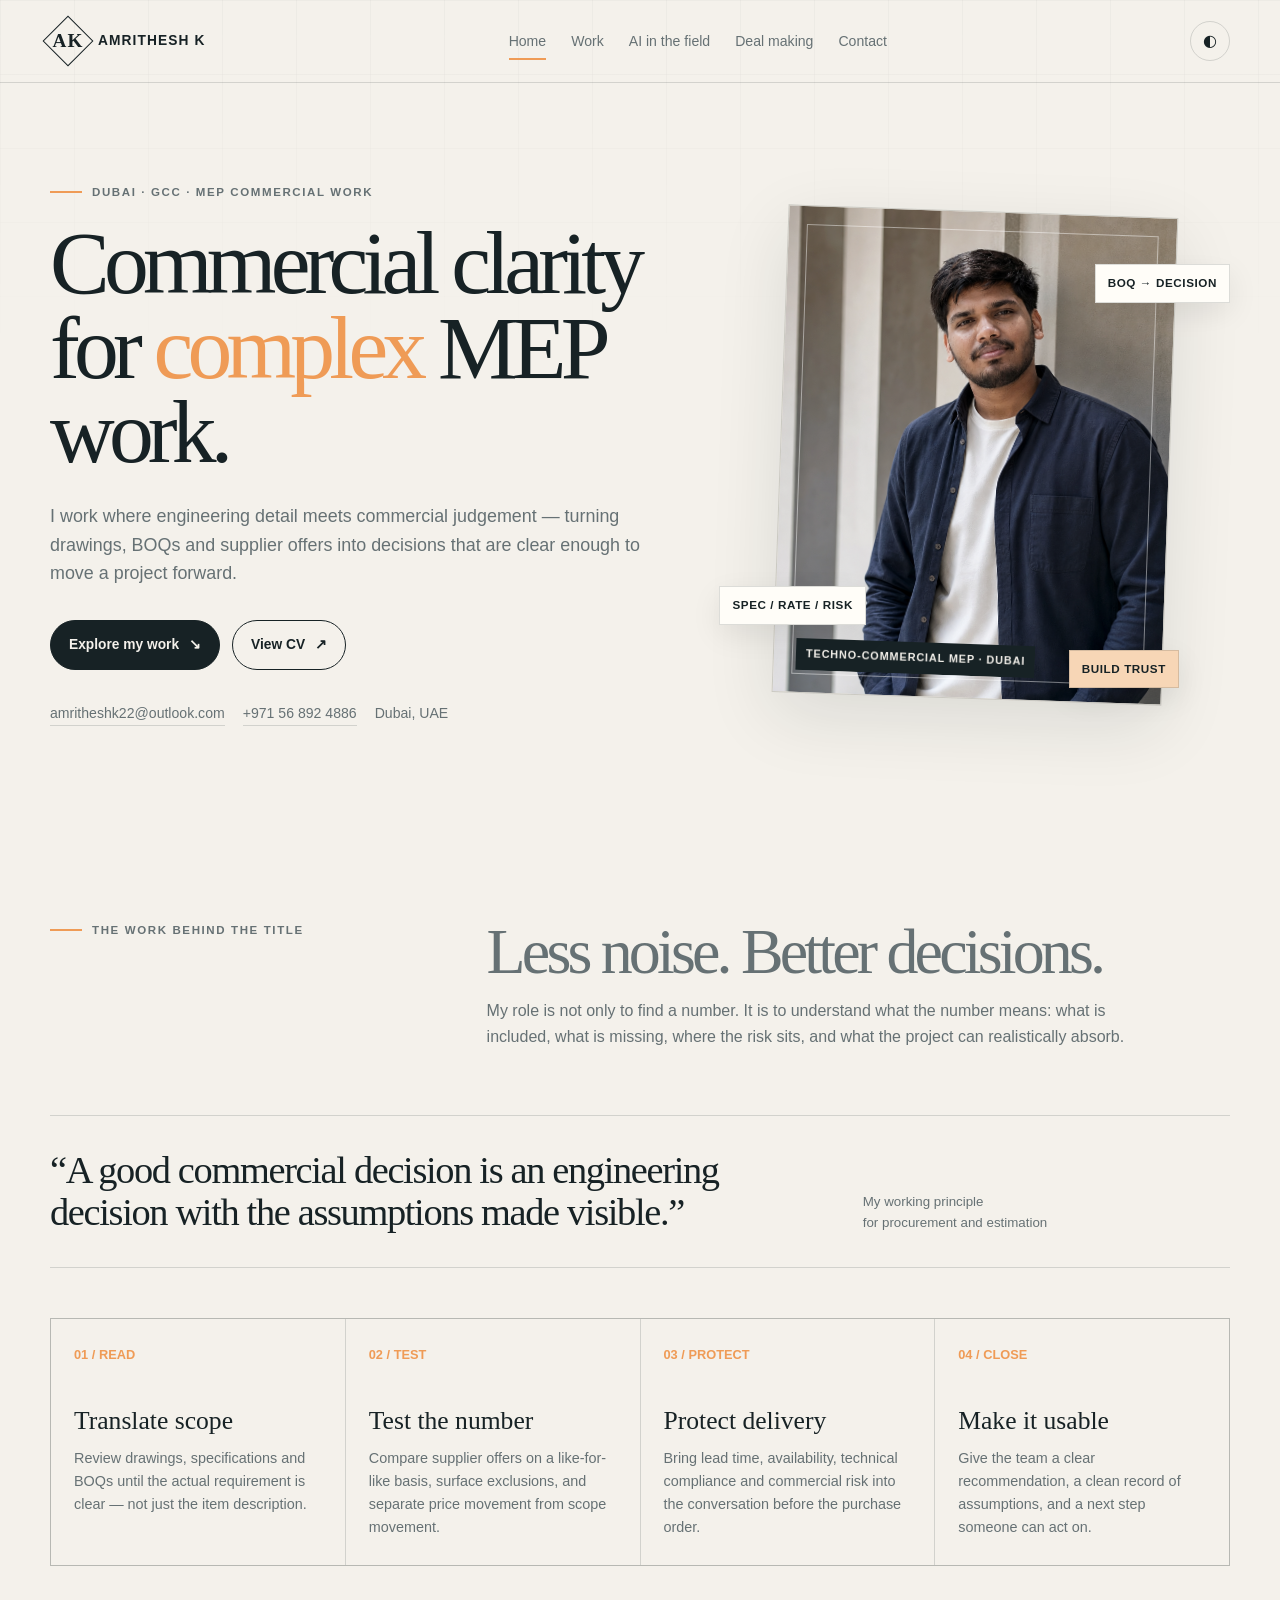
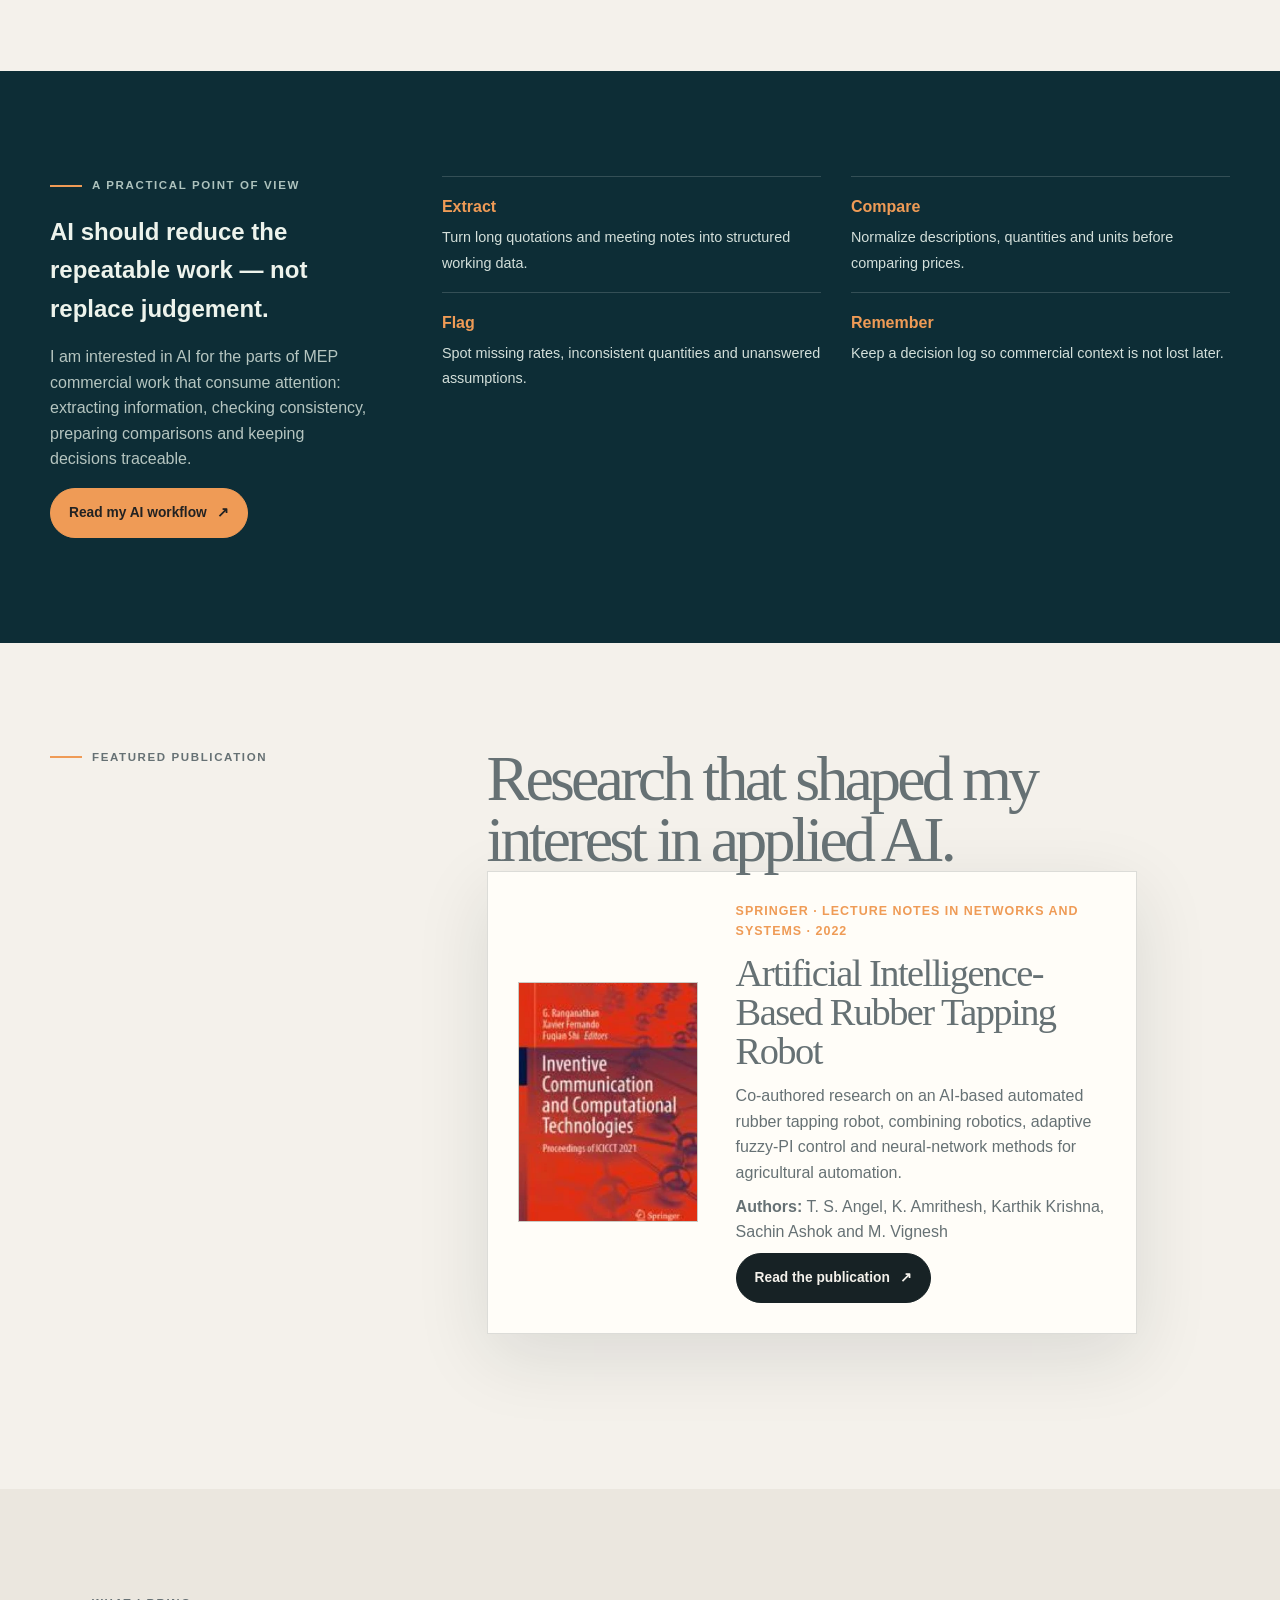
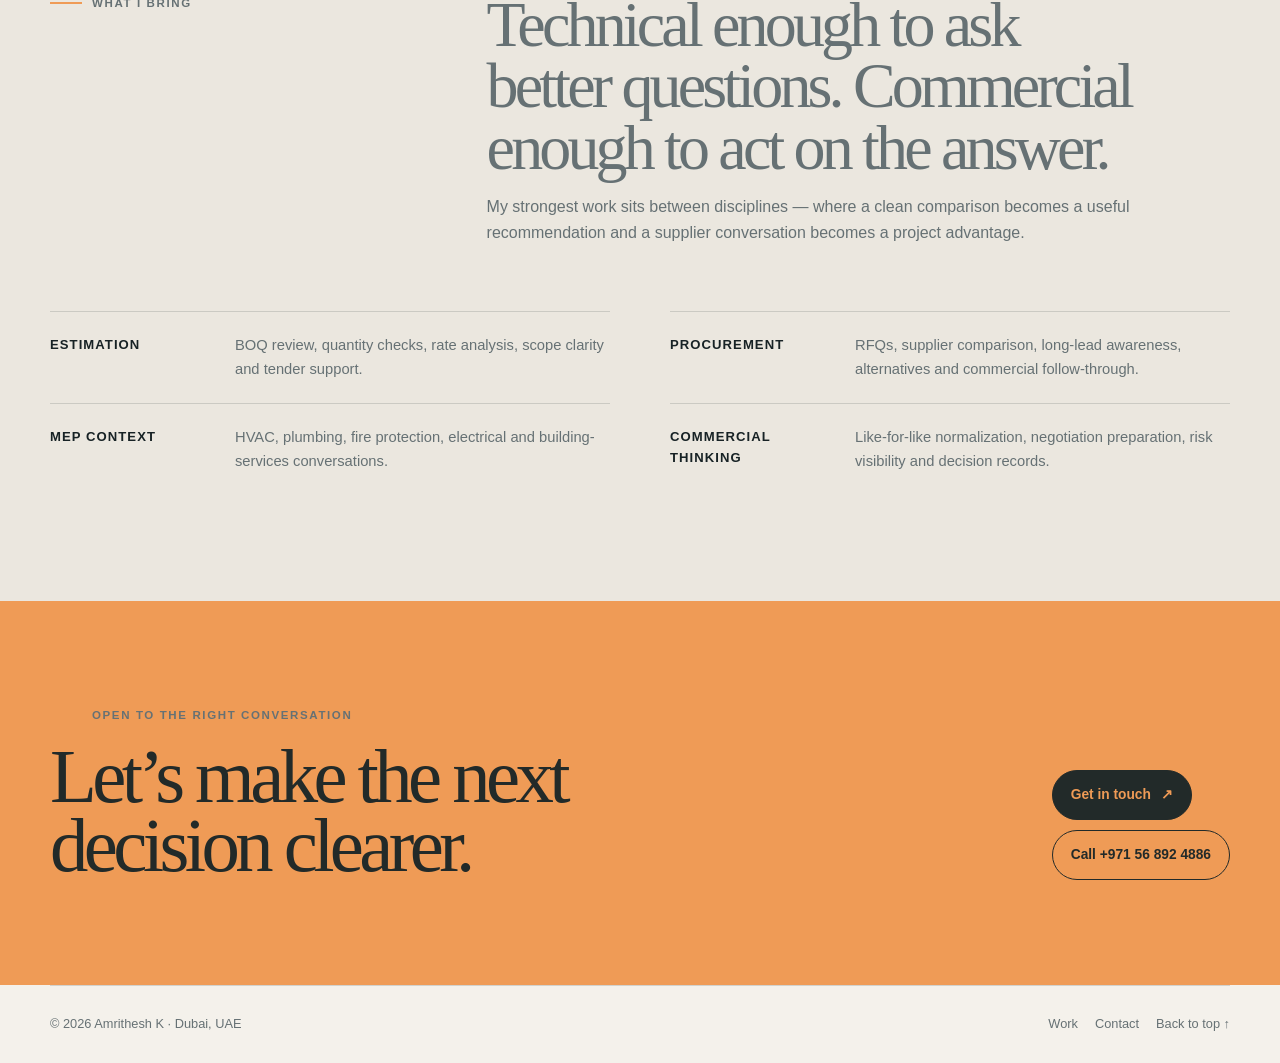
<file: index.html>
<!doctype html><html lang="en"><head><meta charset="utf-8"><meta name="viewport" content="width=device-width,initial-scale=1"><meta name="description" content="Amrithesh K — Techno-Commercial MEP Engineer working across procurement, estimation and commercial decision-making."><title>Amrithesh K — Techno-Commercial MEP Engineer</title><link rel="stylesheet" href="styles.css"></head><body><div class="topline"><div class="wrap"><header><a class="brand" href="index.html"><span class="mark"><span>AK</span></span><span>AMRITHESH K</span></a><nav><a href="index.html">Home</a><a href="work.html">Work</a><a href="ai.html">AI in the field</a><a href="deals.html">Deal making</a><a href="contact.html">Contact</a></nav><div class="nav-actions"><button class="icon-btn" data-theme-toggle aria-label="Toggle theme">◐</button><button class="menu-btn" data-menu aria-label="Open menu">☰</button></div></header></div></div><main><section class="wrap hero"><div class="reveal"><div class="eyebrow">Dubai · GCC · MEP commercial work</div><h1>Commercial clarity for <em>complex</em> MEP work.</h1><p class="lede">I work where engineering detail meets commercial judgement — turning drawings, BOQs and supplier offers into decisions that are clear enough to move a project forward.</p><div class="actions"><a class="btn primary" href="work.html">Explore my work <span>↘</span></a><a class="btn" href="https://drive.google.com/drive/folders/1lm0JUSAxqxOI0LdGMr9t-kxRe_dyzaHk?usp=sharing" target="_blank" rel="noreferrer">View CV <span>↗</span></a></div><div class="quick"><a href="mailto:amritheshk22@outlook.com">amritheshk22@outlook.com</a><a href="tel:+971568924886">+971 56 892 4886</a><span>Dubai, UAE</span></div></div><div class="portrait-wrap reveal"><div class="portrait-frame"><img src="profile-portrait.png" alt="Professional portrait of Amrithesh K"><span class="portrait-label">Techno-commercial MEP · Dubai</span></div><div class="node one">BOQ → decision</div><div class="node two">Spec / rate / risk</div><div class="node three">Build trust</div></div></section><section class="wrap"><div class="section-head reveal"><div class="eyebrow">The work behind the title</div><div class="section-intro"><h2>Less noise. Better decisions.</h2><p>My role is not only to find a number. It is to understand what the number means: what is included, what is missing, where the risk sits, and what the project can realistically absorb.</p></div></div><div class="rule reveal"><blockquote>“A good commercial decision is an engineering decision with the assumptions made visible.”</blockquote><small>My working principle<br>for procurement and estimation</small></div><div class="grid4 reveal" style="margin-top:50px"><article class="card"><div class="no">01 / READ</div><h3>Translate scope</h3><p>Review drawings, specifications and BOQs until the actual requirement is clear — not just the item description.</p></article><article class="card"><div class="no">02 / TEST</div><h3>Test the number</h3><p>Compare supplier offers on a like-for-like basis, surface exclusions, and separate price movement from scope movement.</p></article><article class="card"><div class="no">03 / PROTECT</div><h3>Protect delivery</h3><p>Bring lead time, availability, technical compliance and commercial risk into the conversation before the purchase order.</p></article><article class="card"><div class="no">04 / CLOSE</div><h3>Make it usable</h3><p>Give the team a clear recommendation, a clean record of assumptions, and a next step someone can act on.</p></article></div></section><section class="dark-band"><div class="wrap two-col"><div class="reveal"><div class="eyebrow">A practical point of view</div><h2 class="section-head" style="display:block;margin:18px 0 0">AI should reduce the repeatable work — not replace judgement.</h2><p class="muted">I am interested in AI for the parts of MEP commercial work that consume attention: extracting information, checking consistency, preparing comparisons and keeping decisions traceable.</p><a class="btn accent" href="ai.html">Read my AI workflow <span>↗</span></a></div><div class="reveal"><div class="list"><div><strong>Extract</strong><span>Turn long quotations and meeting notes into structured working data.</span></div><div><strong>Compare</strong><span>Normalize descriptions, quantities and units before comparing prices.</span></div><div><strong>Flag</strong><span>Spot missing rates, inconsistent quantities and unanswered assumptions.</span></div><div><strong>Remember</strong><span>Keep a decision log so commercial context is not lost later.</span></div></div></div></div></section><section class="wrap"><div class="section-head reveal"><div class="eyebrow">Featured publication</div><div class="section-intro"><h2>Research that shaped my interest in applied AI.</h2><div class="publication reveal"><img class="publication-cover" src="springer-book-cover.webp" alt="Book cover of Inventive Communication and Computational Technologies"><div><div class="publication-meta">Springer · Lecture Notes in Networks and Systems · 2022</div><h3>Artificial Intelligence-Based Rubber Tapping Robot</h3><p>Co-authored research on an AI-based automated rubber tapping robot, combining robotics, adaptive fuzzy-PI control and neural-network methods for agricultural automation.</p><p><strong>Authors:</strong> T. S. Angel, K. Amrithesh, Karthik Krishna, Sachin Ashok and M. Vignesh</p><a class="btn primary" href="https://link.springer.com/chapter/10.1007/978-981-16-5529-6_34" target="_blank" rel="noreferrer">Read the publication <span>↗</span></a></div></div></div></div></section><section class="toolbox"><div class="wrap"><div class="section-head reveal"><div class="eyebrow">What I bring</div><div class="section-intro"><h2>Technical enough to ask better questions. Commercial enough to act on the answer.</h2><p>My strongest work sits between disciplines — where a clean comparison becomes a useful recommendation and a supplier conversation becomes a project advantage.</p></div></div><div class="tool-grid reveal"><div class="tool"><b>Estimation</b><span>BOQ review, quantity checks, rate analysis, scope clarity and tender support.</span></div><div class="tool"><b>Procurement</b><span>RFQs, supplier comparison, long-lead awareness, alternatives and commercial follow-through.</span></div><div class="tool"><b>MEP context</b><span>HVAC, plumbing, fire protection, electrical and building-services conversations.</span></div><div class="tool"><b>Commercial thinking</b><span>Like-for-like normalization, negotiation preparation, risk visibility and decision records.</span></div></div></div></section><section class="contact"><div class="wrap contact-inner"><div><div class="eyebrow">Open to the right conversation</div><h2>Let’s make the next decision clearer.</h2></div><div class="contact-actions"><a class="btn primary" href="contact.html">Get in touch <span>↗</span></a><a class="btn" href="tel:+971568924886">Call +971 56 892 4886</a></div></div></section></main><footer class="wrap"><span>© 2026 Amrithesh K · Dubai, UAE</span><div><a href="work.html">Work</a><a href="contact.html">Contact</a><a href="#top">Back to top ↑</a></div></footer><script src="script.js"></script></body></html>
</file>
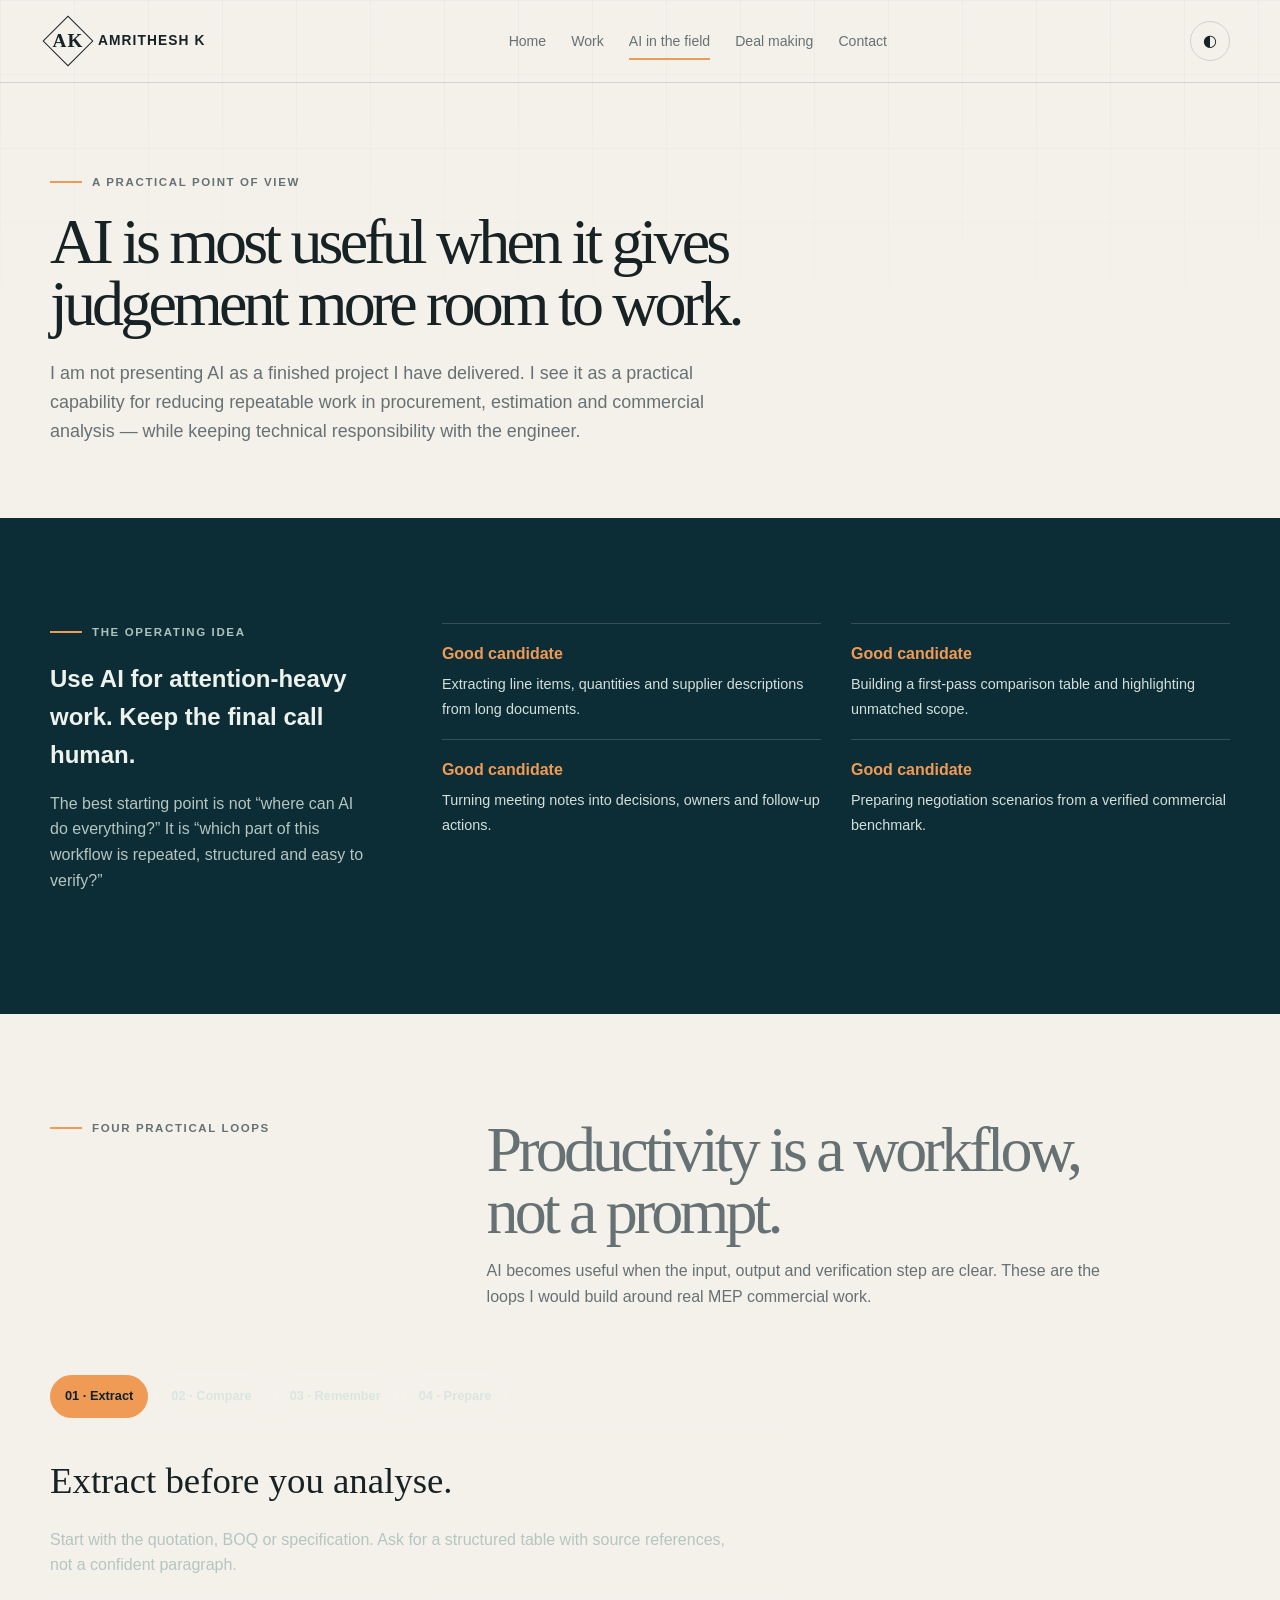
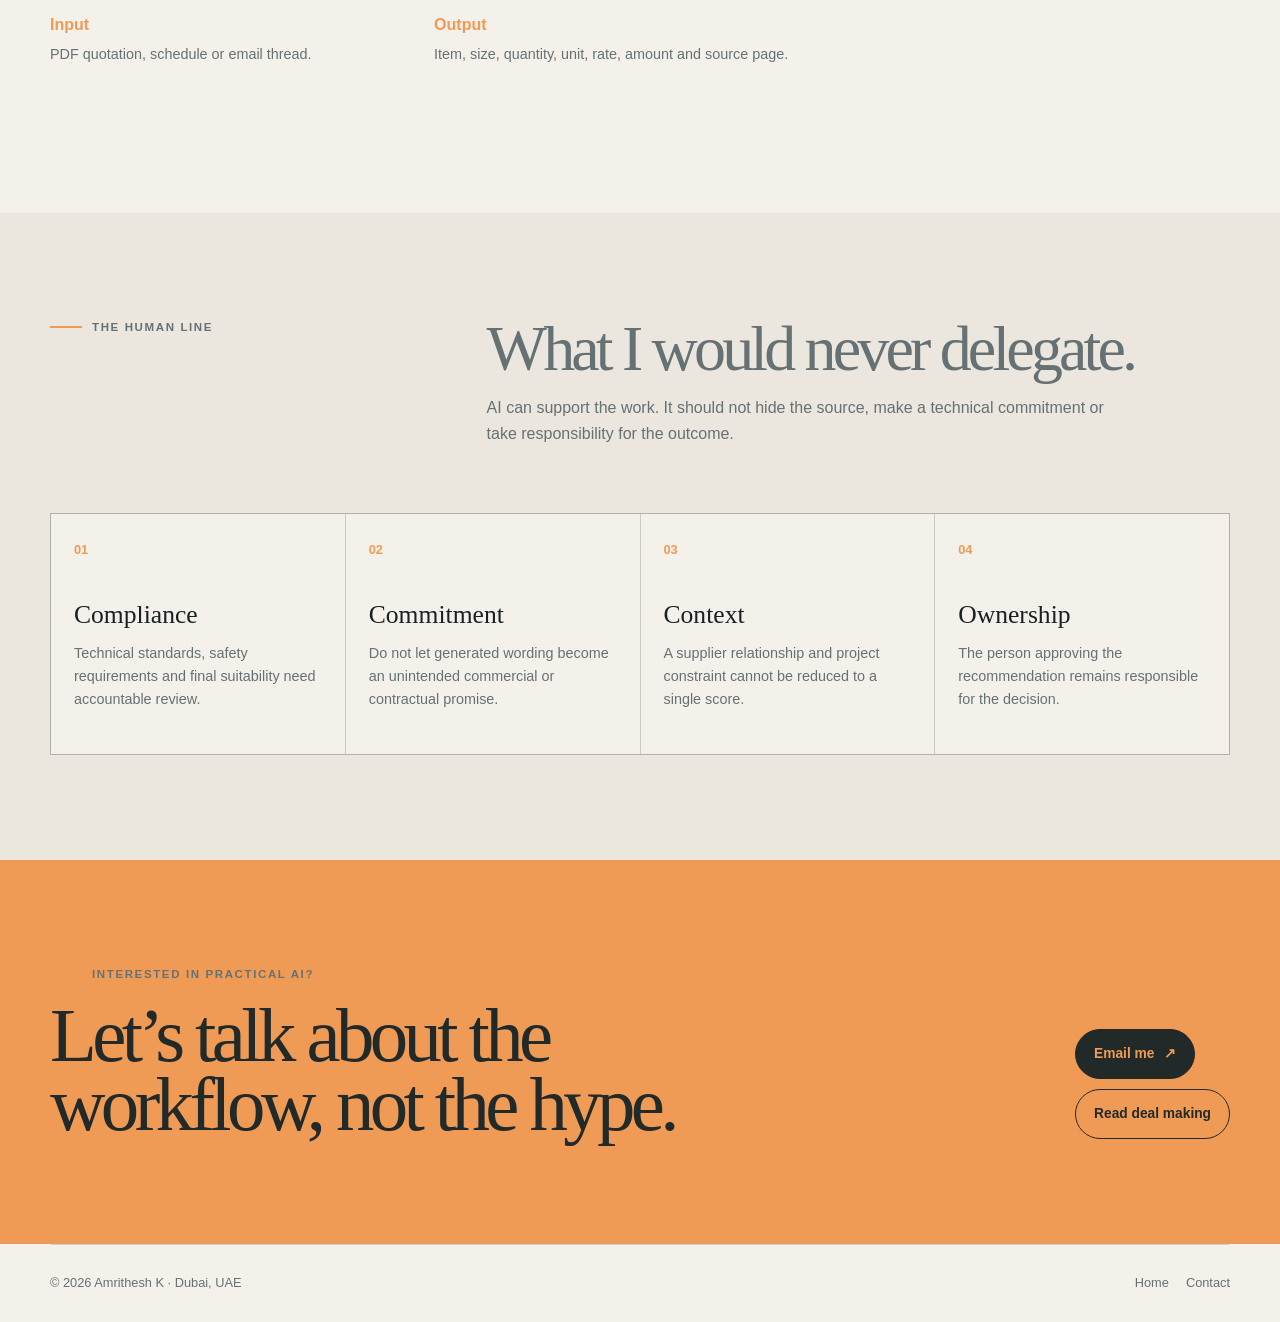
<file: ai.html>
<!doctype html><html lang="en"><head><meta charset="utf-8"><meta name="viewport" content="width=device-width,initial-scale=1"><meta name="description" content="A practical perspective on using AI productively in MEP procurement, estimation and commercial work."><title>AI in the Field — Amrithesh K</title><link rel="stylesheet" href="styles.css"></head><body><div class="topline"><div class="wrap"><header><a class="brand" href="index.html"><span class="mark"><span>AK</span></span><span>AMRITHESH K</span></a><nav><a href="index.html">Home</a><a href="work.html">Work</a><a href="ai.html">AI in the field</a><a href="deals.html">Deal making</a><a href="contact.html">Contact</a></nav><div class="nav-actions"><button class="icon-btn" data-theme-toggle aria-label="Toggle theme">◐</button><button class="menu-btn" data-menu aria-label="Open menu">☰</button></div></header></div></div><main><section class="wrap hero-lite"><div class="eyebrow">A practical point of view</div><h1 class="page-title">AI is most useful when it gives judgement more room to work.</h1><p class="lede">I am not presenting AI as a finished project I have delivered. I see it as a practical capability for reducing repeatable work in procurement, estimation and commercial analysis — while keeping technical responsibility with the engineer.</p></section><section class="dark-band"><div class="wrap two-col"><div class="reveal"><div class="eyebrow">The operating idea</div><h2 class="section-head" style="display:block;margin:18px 0 0">Use AI for attention-heavy work. Keep the final call human.</h2><p class="muted">The best starting point is not “where can AI do everything?” It is “which part of this workflow is repeated, structured and easy to verify?”</p></div><div class="reveal"><div class="list"><div><strong>Good candidate</strong><span>Extracting line items, quantities and supplier descriptions from long documents.</span></div><div><strong>Good candidate</strong><span>Building a first-pass comparison table and highlighting unmatched scope.</span></div><div><strong>Good candidate</strong><span>Turning meeting notes into decisions, owners and follow-up actions.</span></div><div><strong>Good candidate</strong><span>Preparing negotiation scenarios from a verified commercial benchmark.</span></div></div></div></div></section><section class="wrap"><div class="section-head reveal"><div class="eyebrow">Four practical loops</div><div class="section-intro"><h2>Productivity is a workflow, not a prompt.</h2><p>AI becomes useful when the input, output and verification step are clear. These are the loops I would build around real MEP commercial work.</p></div></div><div class="tabs reveal" data-tabs><button class="tab active" data-tab="extract">01 · Extract</button><button class="tab" data-tab="compare">02 · Compare</button><button class="tab" data-tab="remember">03 · Remember</button><button class="tab" data-tab="negotiate">04 · Prepare</button><div id="extract" class="panel active"><h3>Extract before you analyse.</h3><p>Start with the quotation, BOQ or specification. Ask for a structured table with source references, not a confident paragraph.</p><div class="list" style="color:var(--ink)"><div><strong style="color:var(--signal)">Input</strong><span style="color:var(--muted)">PDF quotation, schedule or email thread.</span></div><div><strong style="color:var(--signal)">Output</strong><span style="color:var(--muted)">Item, size, quantity, unit, rate, amount and source page.</span></div></div></div><div id="compare" class="panel"><h3>Compare on a common basis.</h3><p>Different names and units can make equivalent offers appear different. AI can help prepare the first mapping, but dimensions, product geometry and technical standards still need review.</p><div class="list"><div><strong style="color:var(--signal)">Check</strong><span style="color:var(--muted)">Pipe length, UOM, quantity factors and fitting dimensions.</span></div><div><strong style="color:var(--signal)">Flag</strong><span style="color:var(--muted)">Angle variance, missing rates, supplier-only items and exclusions.</span></div></div></div><div id="remember" class="panel"><h3>Turn meetings into working memory.</h3><p>Meeting notes should not disappear into a folder. A practical AI pass can produce a decision log that shows what changed, who owns the next action and what remains open.</p><div class="list"><div><strong style="color:var(--signal)">Capture</strong><span style="color:var(--muted)">Decision, evidence, owner and due date.</span></div><div><strong style="color:var(--signal)">Reuse</strong><span style="color:var(--muted)">Bring the last decision back before the next meeting.</span></div></div></div><div id="negotiate" class="panel"><h3>Prepare the conversation, not a script.</h3><p>Use AI to test scenarios: what changes if quantity, lead time, payment terms or delivery certainty changes? The point is to enter the discussion with options, not to outsource the relationship.</p><div class="list"><div><strong style="color:var(--signal)">Model</strong><span style="color:var(--muted)">Opening position, target, minimum and tradeable terms.</span></div><div><strong style="color:var(--signal)">Verify</strong><span style="color:var(--muted)">Confirm every assumption against the actual offer.</span></div></div></div></div></section><section class="toolbox"><div class="wrap"><div class="section-head reveal"><div class="eyebrow">The human line</div><div class="section-intro"><h2>What I would never delegate.</h2><p>AI can support the work. It should not hide the source, make a technical commitment or take responsibility for the outcome.</p></div></div><div class="grid4 reveal"><article class="card"><div class="no">01</div><h3>Compliance</h3><p>Technical standards, safety requirements and final suitability need accountable review.</p></article><article class="card"><div class="no">02</div><h3>Commitment</h3><p>Do not let generated wording become an unintended commercial or contractual promise.</p></article><article class="card"><div class="no">03</div><h3>Context</h3><p>A supplier relationship and project constraint cannot be reduced to a single score.</p></article><article class="card"><div class="no">04</div><h3>Ownership</h3><p>The person approving the recommendation remains responsible for the decision.</p></article></div></div></section><section class="contact"><div class="wrap contact-inner"><div><div class="eyebrow">Interested in practical AI?</div><h2>Let’s talk about the workflow, not the hype.</h2></div><div class="contact-actions"><a class="btn primary" href="mailto:amritheshk22@outlook.com">Email me <span>↗</span></a><a class="btn" href="deals.html">Read deal making</a></div></div></section></main><footer class="wrap"><span>© 2026 Amrithesh K · Dubai, UAE</span><div><a href="index.html">Home</a><a href="contact.html">Contact</a></div></footer><script src="script.js"></script></body></html>
</file>
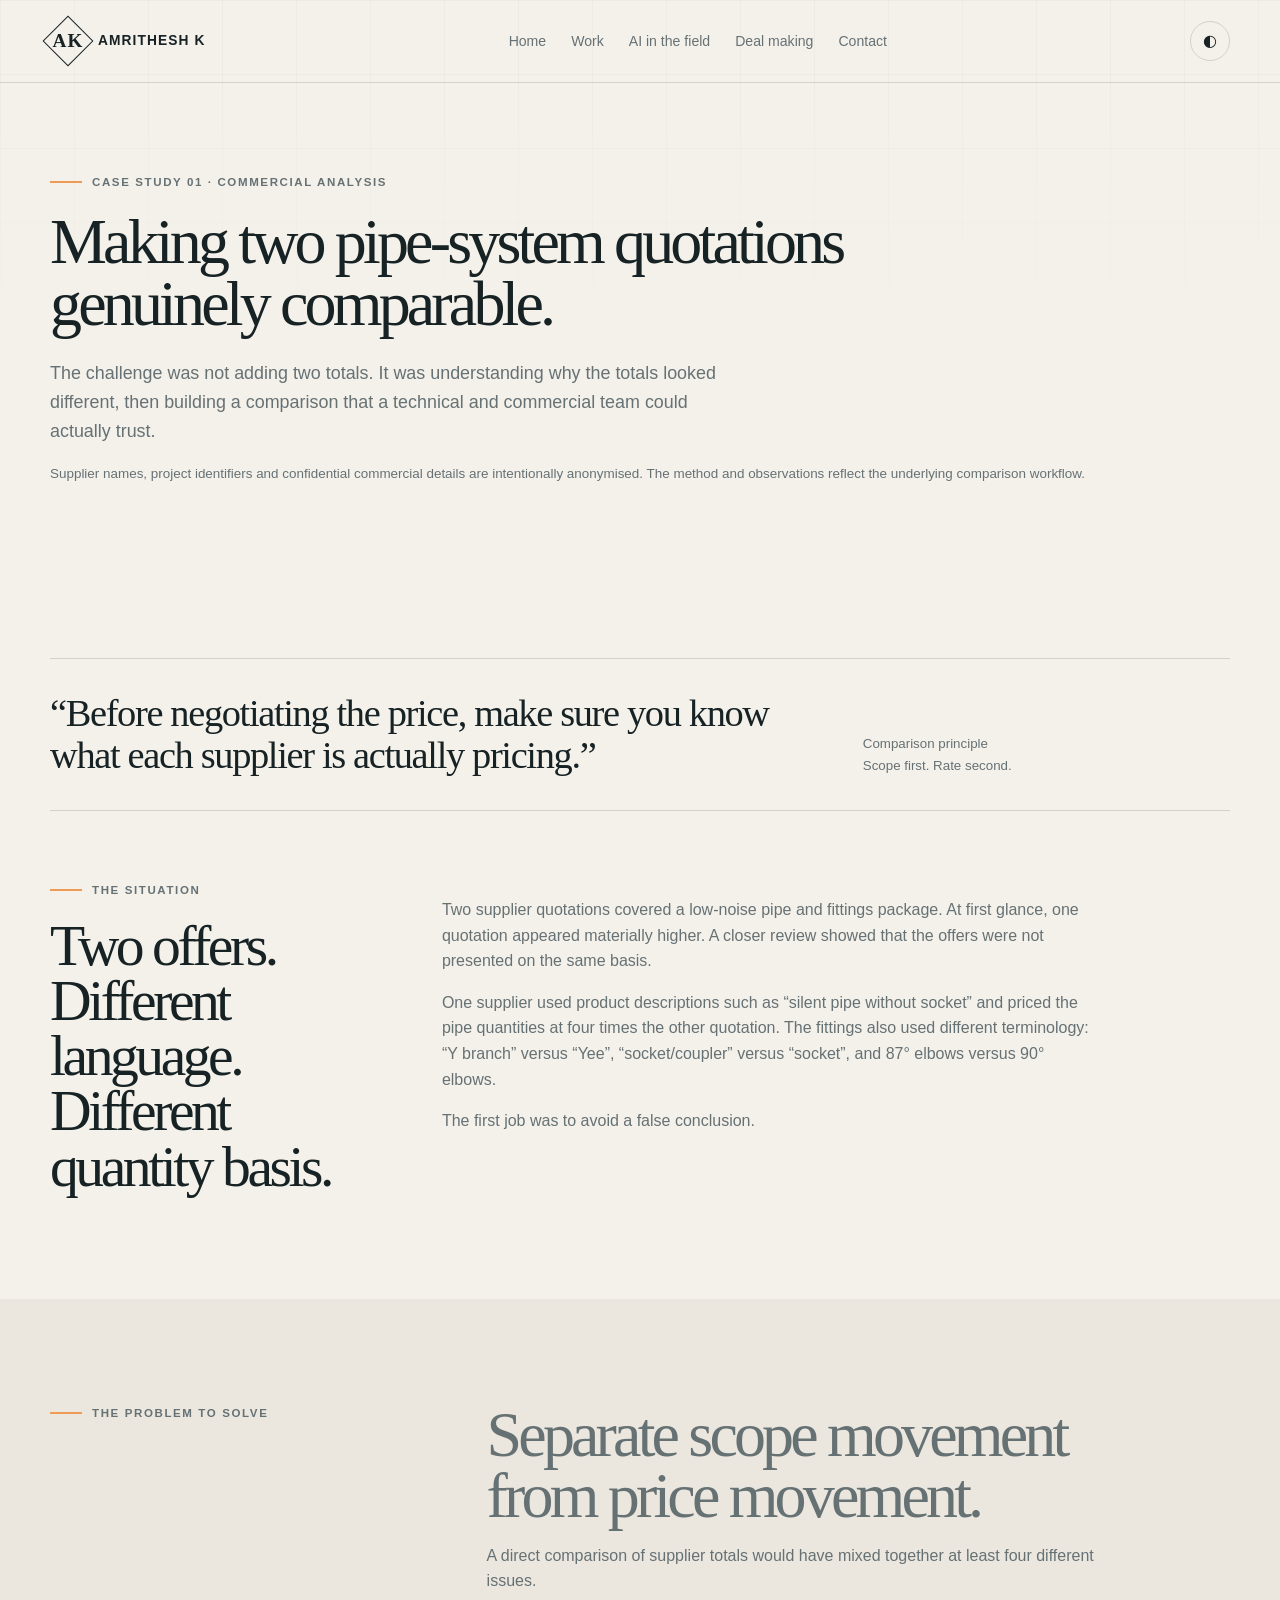
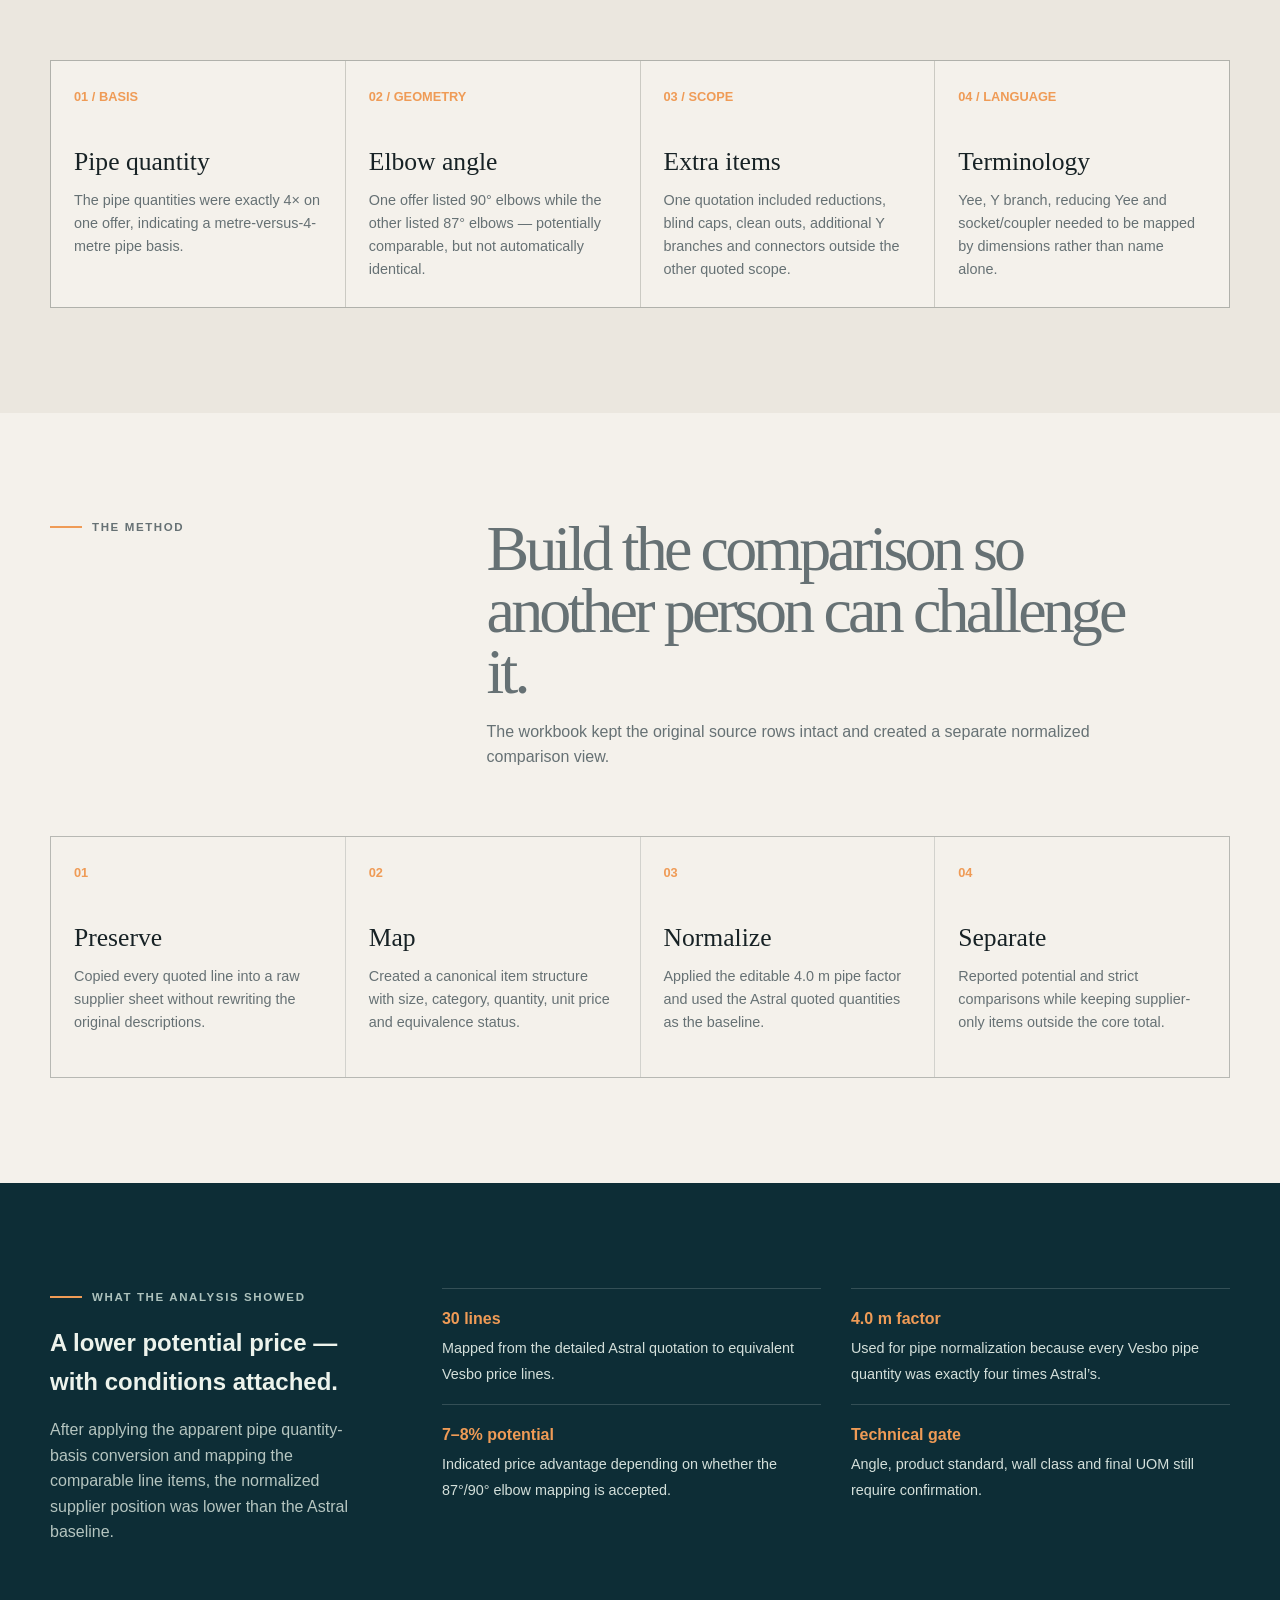
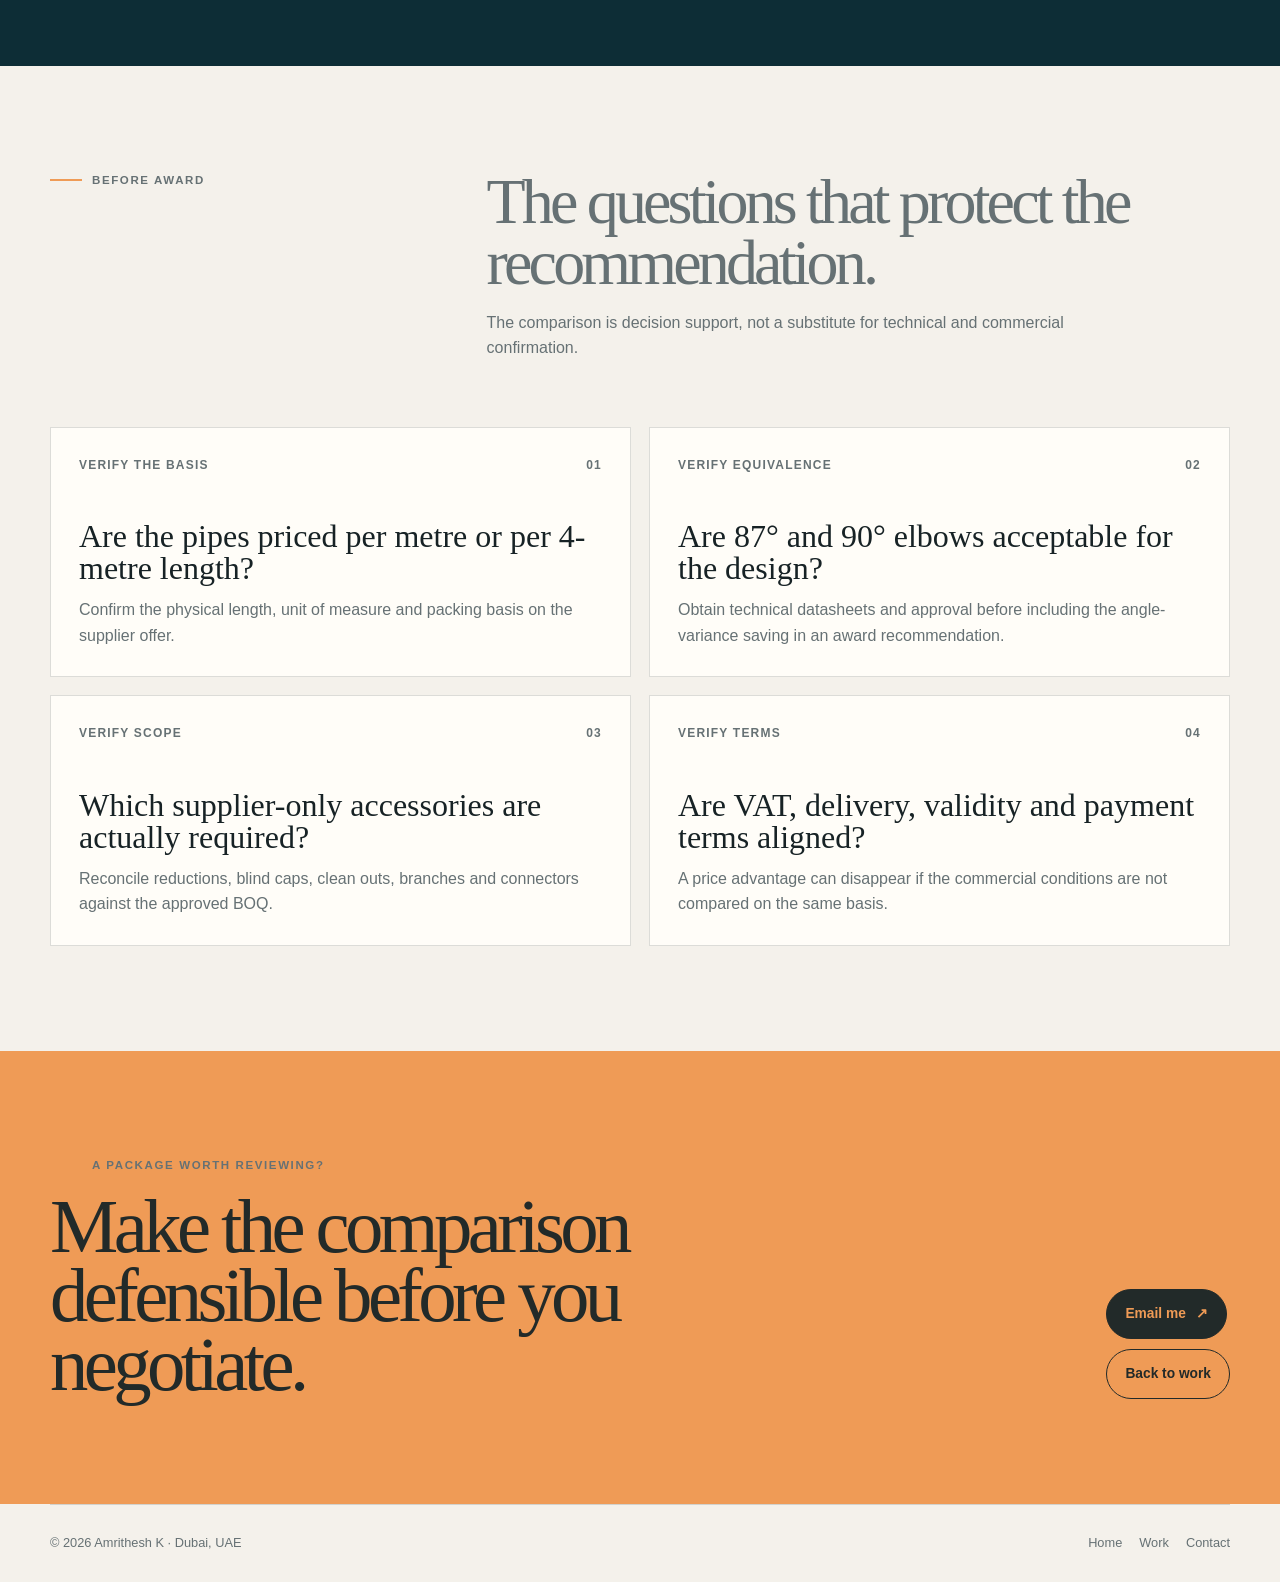
<file: case-study.html>
<!doctype html><html lang="en"><head><meta charset="utf-8"><meta name="viewport" content="width=device-width,initial-scale=1"><meta name="description" content="An anonymized case study by Amrithesh K on making two MEP pipe-system quotations genuinely comparable."><title>Case Study — Like-for-like MEP quotation comparison</title><link rel="stylesheet" href="styles.css"></head><body><div class="topline"><div class="wrap"><header><a class="brand" href="index.html"><span class="mark"><span>AK</span></span><span>AMRITHESH K</span></a><nav><a href="index.html">Home</a><a href="work.html">Work</a><a href="ai.html">AI in the field</a><a href="deals.html">Deal making</a><a href="contact.html">Contact</a></nav><div class="nav-actions"><button class="icon-btn" data-theme-toggle aria-label="Toggle theme">◐</button><button class="menu-btn" data-menu aria-label="Open menu">☰</button></div></header></div></div><main><section class="wrap hero-lite"><div class="eyebrow">Case study 01 · Commercial analysis</div><h1 class="page-title">Making two pipe-system quotations genuinely comparable.</h1><p class="lede">The challenge was not adding two totals. It was understanding why the totals looked different, then building a comparison that a technical and commercial team could actually trust.</p><p class="note">Supplier names, project identifiers and confidential commercial details are intentionally anonymised. The method and observations reflect the underlying comparison workflow.</p></section><section class="wrap"><div class="rule reveal"><blockquote>“Before negotiating the price, make sure you know what each supplier is actually pricing.”</blockquote><small>Comparison principle<br />Scope first. Rate second.</small></div><div class="two-col" style="margin-top:70px"><div class="reveal"><div class="eyebrow">The situation</div><h2 class="page-title" style="font-size:clamp(2.5rem,4.5vw,4.3rem);margin-top:18px">Two offers. Different language. Different quantity basis.</h2></div><div class="section-intro reveal"><p>Two supplier quotations covered a low-noise pipe and fittings package. At first glance, one quotation appeared materially higher. A closer review showed that the offers were not presented on the same basis.</p><p>One supplier used product descriptions such as “silent pipe without socket” and priced the pipe quantities at four times the other quotation. The fittings also used different terminology: “Y branch” versus “Yee”, “socket/coupler” versus “socket”, and 87° elbows versus 90° elbows.</p><p>The first job was to avoid a false conclusion.</p></div></div></section><section class="toolbox"><div class="wrap"><div class="section-head reveal"><div class="eyebrow">The problem to solve</div><div class="section-intro"><h2>Separate scope movement from price movement.</h2><p>A direct comparison of supplier totals would have mixed together at least four different issues.</p></div></div><div class="grid4 reveal"><article class="card"><div class="no">01 / BASIS</div><h3>Pipe quantity</h3><p>The pipe quantities were exactly 4× on one offer, indicating a metre-versus-4-metre pipe basis.</p></article><article class="card"><div class="no">02 / GEOMETRY</div><h3>Elbow angle</h3><p>One offer listed 90° elbows while the other listed 87° elbows — potentially comparable, but not automatically identical.</p></article><article class="card"><div class="no">03 / SCOPE</div><h3>Extra items</h3><p>One quotation included reductions, blind caps, clean outs, additional Y branches and connectors outside the other quoted scope.</p></article><article class="card"><div class="no">04 / LANGUAGE</div><h3>Terminology</h3><p>Yee, Y branch, reducing Yee and socket/coupler needed to be mapped by dimensions rather than name alone.</p></article></div></div></section><section class="wrap"><div class="section-head reveal"><div class="eyebrow">The method</div><div class="section-intro"><h2>Build the comparison so another person can challenge it.</h2><p>The workbook kept the original source rows intact and created a separate normalized comparison view.</p></div></div><div class="grid4 reveal"><article class="card"><div class="no">01</div><h3>Preserve</h3><p>Copied every quoted line into a raw supplier sheet without rewriting the original descriptions.</p></article><article class="card"><div class="no">02</div><h3>Map</h3><p>Created a canonical item structure with size, category, quantity, unit price and equivalence status.</p></article><article class="card"><div class="no">03</div><h3>Normalize</h3><p>Applied the editable 4.0 m pipe factor and used the Astral quoted quantities as the baseline.</p></article><article class="card"><div class="no">04</div><h3>Separate</h3><p>Reported potential and strict comparisons while keeping supplier-only items outside the core total.</p></article></div></section><section class="dark-band"><div class="wrap two-col"><div class="reveal"><div class="eyebrow">What the analysis showed</div><h2 class="section-head" style="display:block;margin:18px 0 0">A lower potential price — with conditions attached.</h2><p class="muted">After applying the apparent pipe quantity-basis conversion and mapping the comparable line items, the normalized supplier position was lower than the Astral baseline.</p></div><div class="reveal"><div class="list"><div><strong>30 lines</strong><span>Mapped from the detailed Astral quotation to equivalent Vesbo price lines.</span></div><div><strong>4.0 m factor</strong><span>Used for pipe normalization because every Vesbo pipe quantity was exactly four times Astral’s.</span></div><div><strong>7–8% potential</strong><span>Indicated price advantage depending on whether the 87°/90° elbow mapping is accepted.</span></div><div><strong>Technical gate</strong><span>Angle, product standard, wall class and final UOM still require confirmation.</span></div></div></div></div></section><section class="wrap"><div class="section-head reveal"><div class="eyebrow">Before award</div><div class="section-intro"><h2>The questions that protect the recommendation.</h2><p>The comparison is decision support, not a substitute for technical and commercial confirmation.</p></div></div><div class="case-grid reveal"><article class="case"><div class="case-top"><span>Verify the basis</span><span>01</span></div><h3>Are the pipes priced per metre or per 4-metre length?</h3><p>Confirm the physical length, unit of measure and packing basis on the supplier offer.</p></article><article class="case"><div class="case-top"><span>Verify equivalence</span><span>02</span></div><h3>Are 87° and 90° elbows acceptable for the design?</h3><p>Obtain technical datasheets and approval before including the angle-variance saving in an award recommendation.</p></article><article class="case"><div class="case-top"><span>Verify scope</span><span>03</span></div><h3>Which supplier-only accessories are actually required?</h3><p>Reconcile reductions, blind caps, clean outs, branches and connectors against the approved BOQ.</p></article><article class="case"><div class="case-top"><span>Verify terms</span><span>04</span></div><h3>Are VAT, delivery, validity and payment terms aligned?</h3><p>A price advantage can disappear if the commercial conditions are not compared on the same basis.</p></article></div></section><section class="contact"><div class="wrap contact-inner"><div><div class="eyebrow">A package worth reviewing?</div><h2>Make the comparison defensible before you negotiate.</h2></div><div class="contact-actions"><a class="btn primary" href="mailto:amritheshk22@outlook.com">Email me <span>↗</span></a><a class="btn" href="work.html">Back to work</a></div></div></section></main><footer class="wrap"><span>© 2026 Amrithesh K · Dubai, UAE</span><div><a href="index.html">Home</a><a href="work.html">Work</a><a href="contact.html">Contact</a></div></footer><script src="script.js"></script></body></html>
</file>
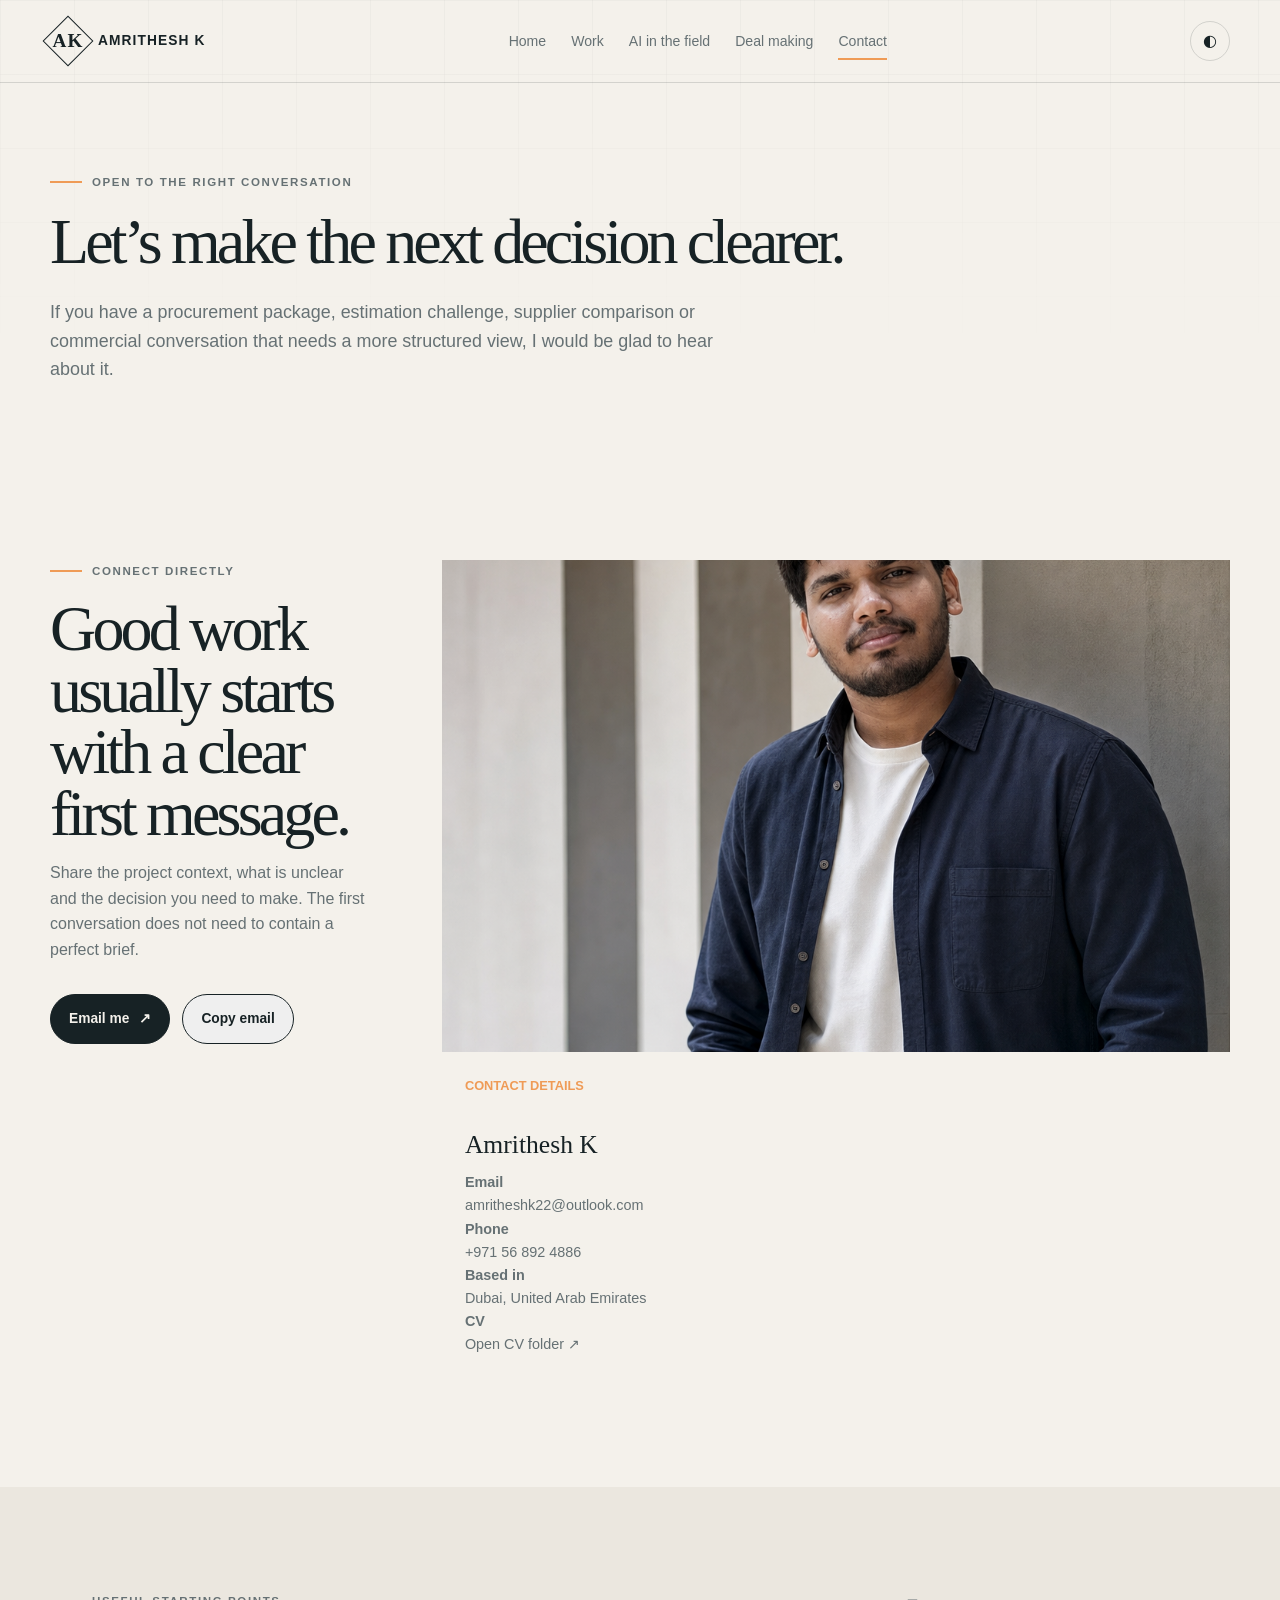
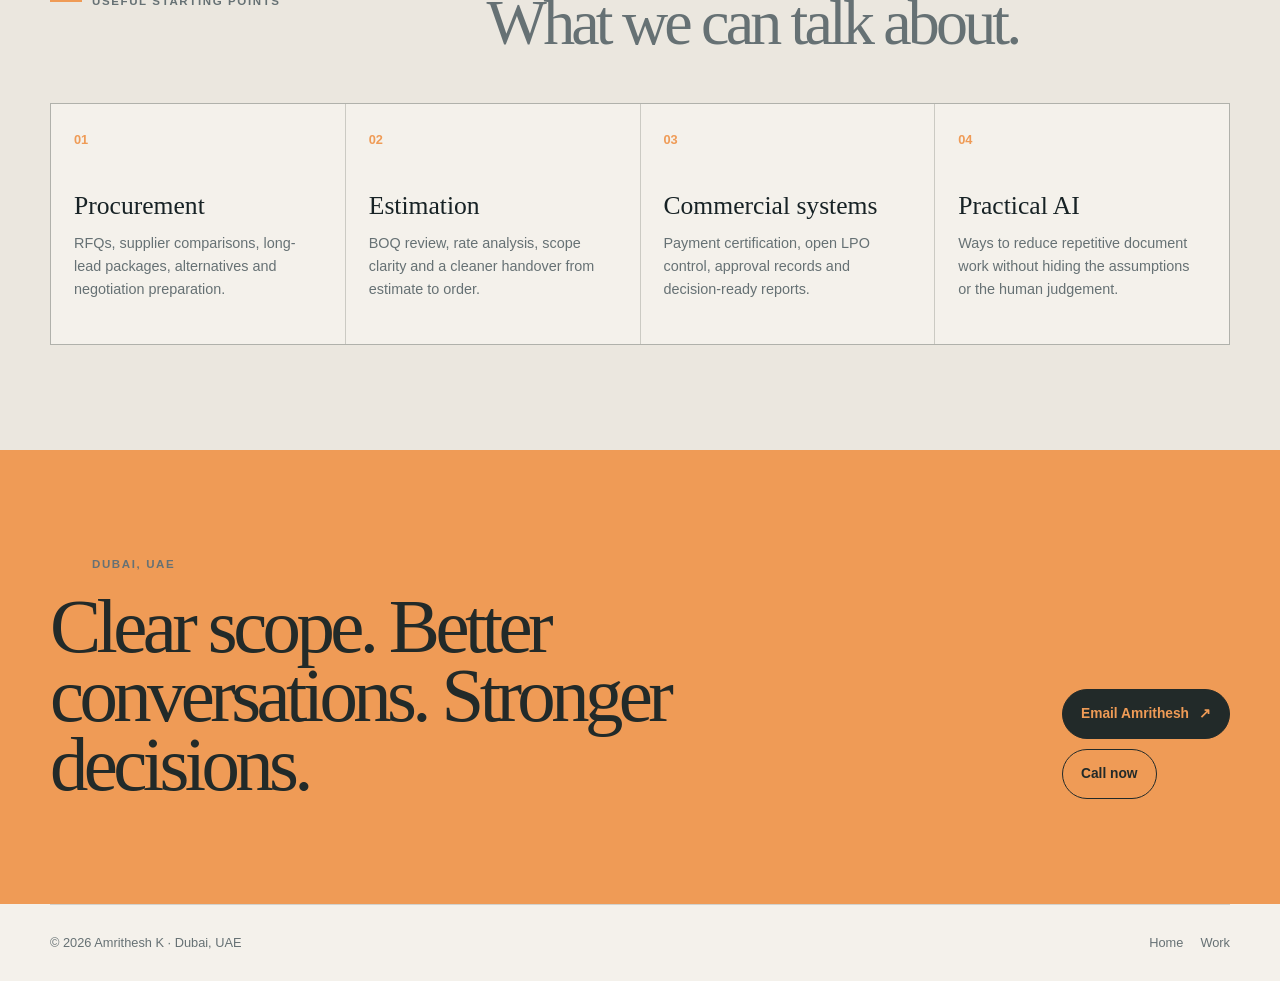
<file: contact.html>
<!doctype html><html lang="en"><head><meta charset="utf-8"><meta name="viewport" content="width=device-width,initial-scale=1"><meta name="description" content="Contact Amrithesh K in Dubai for MEP procurement, estimation and commercial work conversations."><title>Contact — Amrithesh K</title><link rel="stylesheet" href="styles.css"></head><body><div class="topline"><div class="wrap"><header><a class="brand" href="index.html"><span class="mark"><span>AK</span></span><span>AMRITHESH K</span></a><nav><a href="index.html">Home</a><a href="work.html">Work</a><a href="ai.html">AI in the field</a><a href="deals.html">Deal making</a><a href="contact.html">Contact</a></nav><div class="nav-actions"><button class="icon-btn" data-theme-toggle aria-label="Toggle theme">◐</button><button class="menu-btn" data-menu aria-label="Open menu">☰</button></div></header></div></div><main><section class="wrap hero-lite"><div class="eyebrow">Open to the right conversation</div><h1 class="page-title">Let’s make the next decision clearer.</h1><p class="lede">If you have a procurement package, estimation challenge, supplier comparison or commercial conversation that needs a more structured view, I would be glad to hear about it.</p></section><section class="wrap"><div class="two-col"><div class="reveal"><div class="eyebrow">Connect directly</div><h2 class="page-title" style="font-size:clamp(2.6rem,5vw,4.8rem);margin-top:18px">Good work usually starts with a clear first message.</h2><p style="color:var(--muted)">Share the project context, what is unclear and the decision you need to make. The first conversation does not need to contain a perfect brief.</p><div class="actions"><a class="btn primary" href="mailto:amritheshk22@outlook.com">Email me <span>↗</span></a><button class="btn" data-copy-email>Copy email</button></div></div><div class="reveal"><div class="card" style="min-height:unset"><img class="contact-portrait" src="profile-portrait.png" alt="Professional portrait of Amrithesh K"><div class="no">CONTACT DETAILS</div><h3 style="margin-top:35px">Amrithesh K</h3><p><strong>Email</strong><br><a href="mailto:amritheshk22@outlook.com">amritheshk22@outlook.com</a></p><p><strong>Phone</strong><br><a href="tel:+971568924886">+971 56 892 4886</a></p><p><strong>Based in</strong><br>Dubai, United Arab Emirates</p><p><strong>CV</strong><br><a href="https://drive.google.com/drive/folders/1lm0JUSAxqxOI0LdGMr9t-kxRe_dyzaHk?usp=sharing" target="_blank" rel="noreferrer">Open CV folder ↗</a></p></div></div></div></section><section class="toolbox"><div class="wrap"><div class="section-head reveal"><div class="eyebrow">Useful starting points</div><div class="section-intro"><h2>What we can talk about.</h2></div></div><div class="grid4 reveal"><article class="card"><div class="no">01</div><h3>Procurement</h3><p>RFQs, supplier comparisons, long-lead packages, alternatives and negotiation preparation.</p></article><article class="card"><div class="no">02</div><h3>Estimation</h3><p>BOQ review, rate analysis, scope clarity and a cleaner handover from estimate to order.</p></article><article class="card"><div class="no">03</div><h3>Commercial systems</h3><p>Payment certification, open LPO control, approval records and decision-ready reports.</p></article><article class="card"><div class="no">04</div><h3>Practical AI</h3><p>Ways to reduce repetitive document work without hiding the assumptions or the human judgement.</p></article></div></div></section><section class="contact"><div class="wrap contact-inner"><div><div class="eyebrow">Dubai, UAE</div><h2>Clear scope. Better conversations. Stronger decisions.</h2></div><div class="contact-actions"><a class="btn primary" href="mailto:amritheshk22@outlook.com">Email Amrithesh <span>↗</span></a><a class="btn" href="tel:+971568924886">Call now</a></div></div></section></main><footer class="wrap"><span>© 2026 Amrithesh K · Dubai, UAE</span><div><a href="index.html">Home</a><a href="work.html">Work</a></div></footer><div class="toast">Email copied</div><script src="script.js"></script></body></html>
</file>
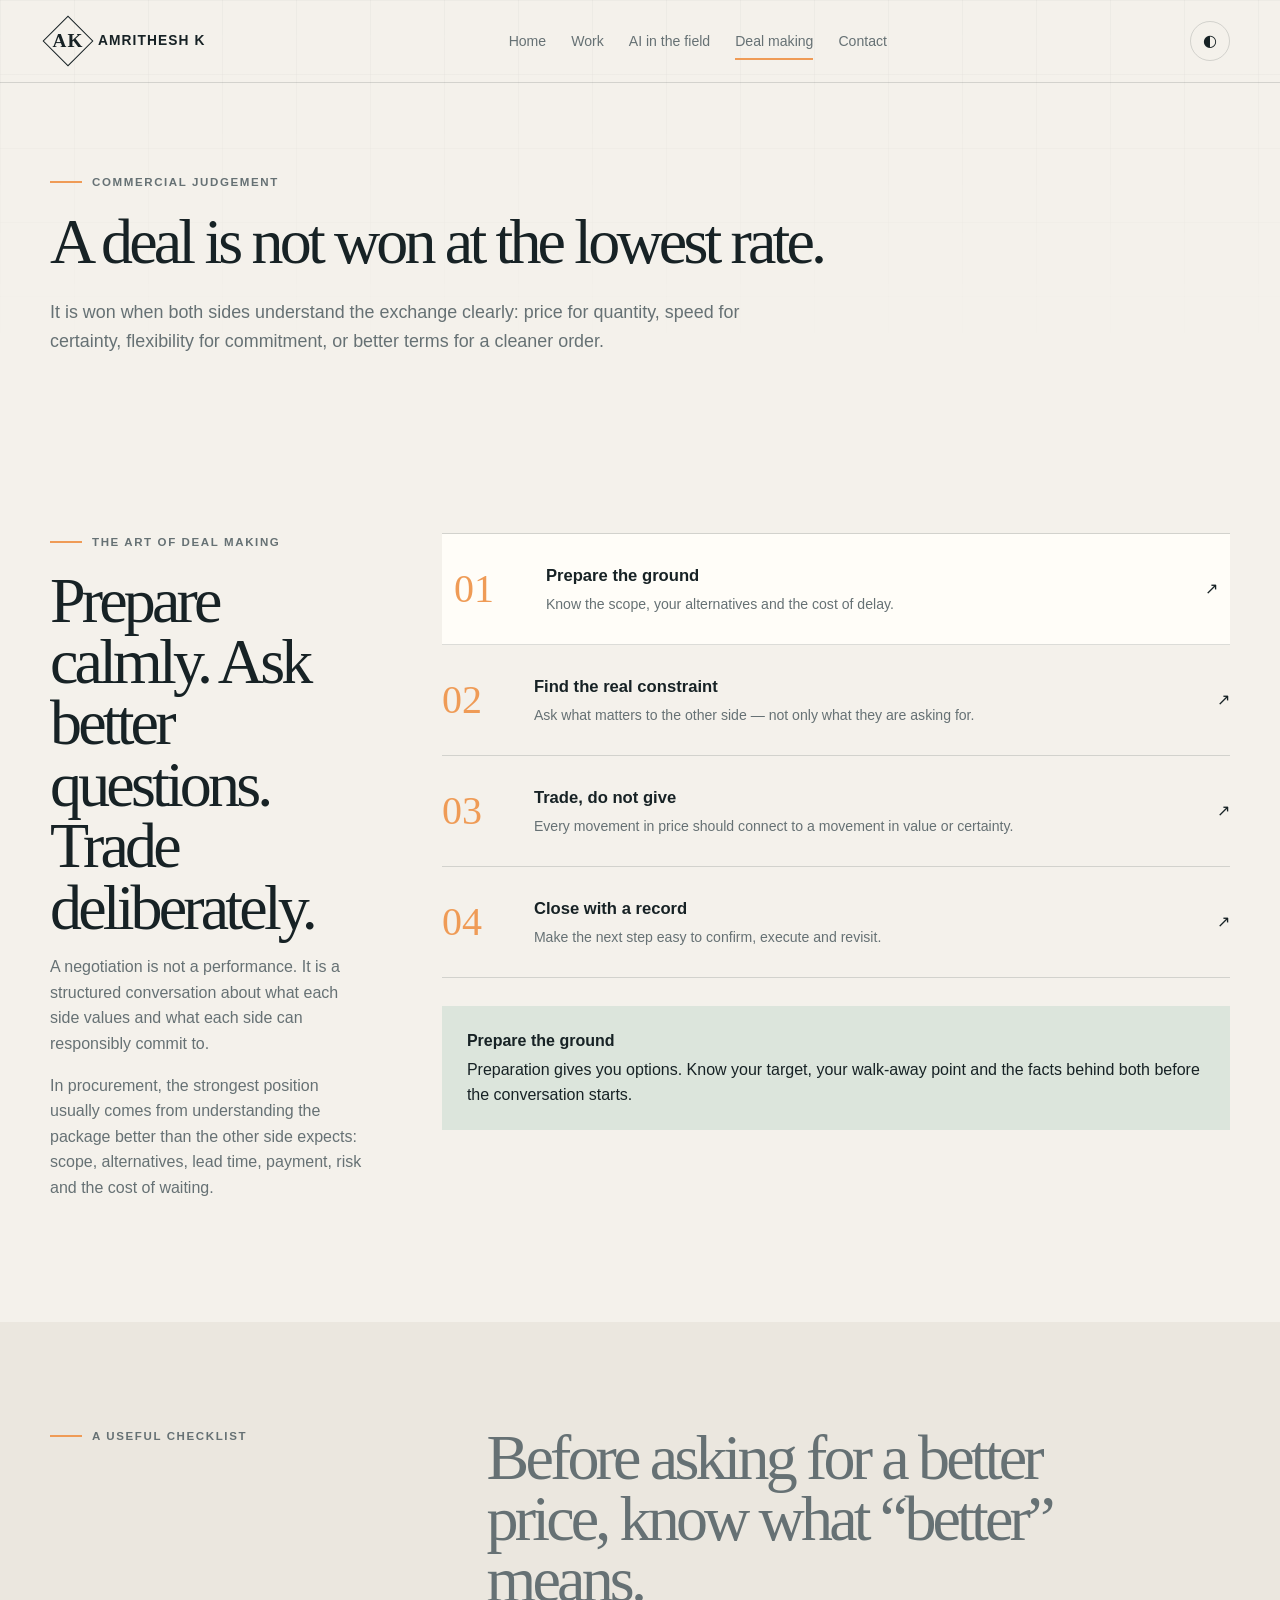
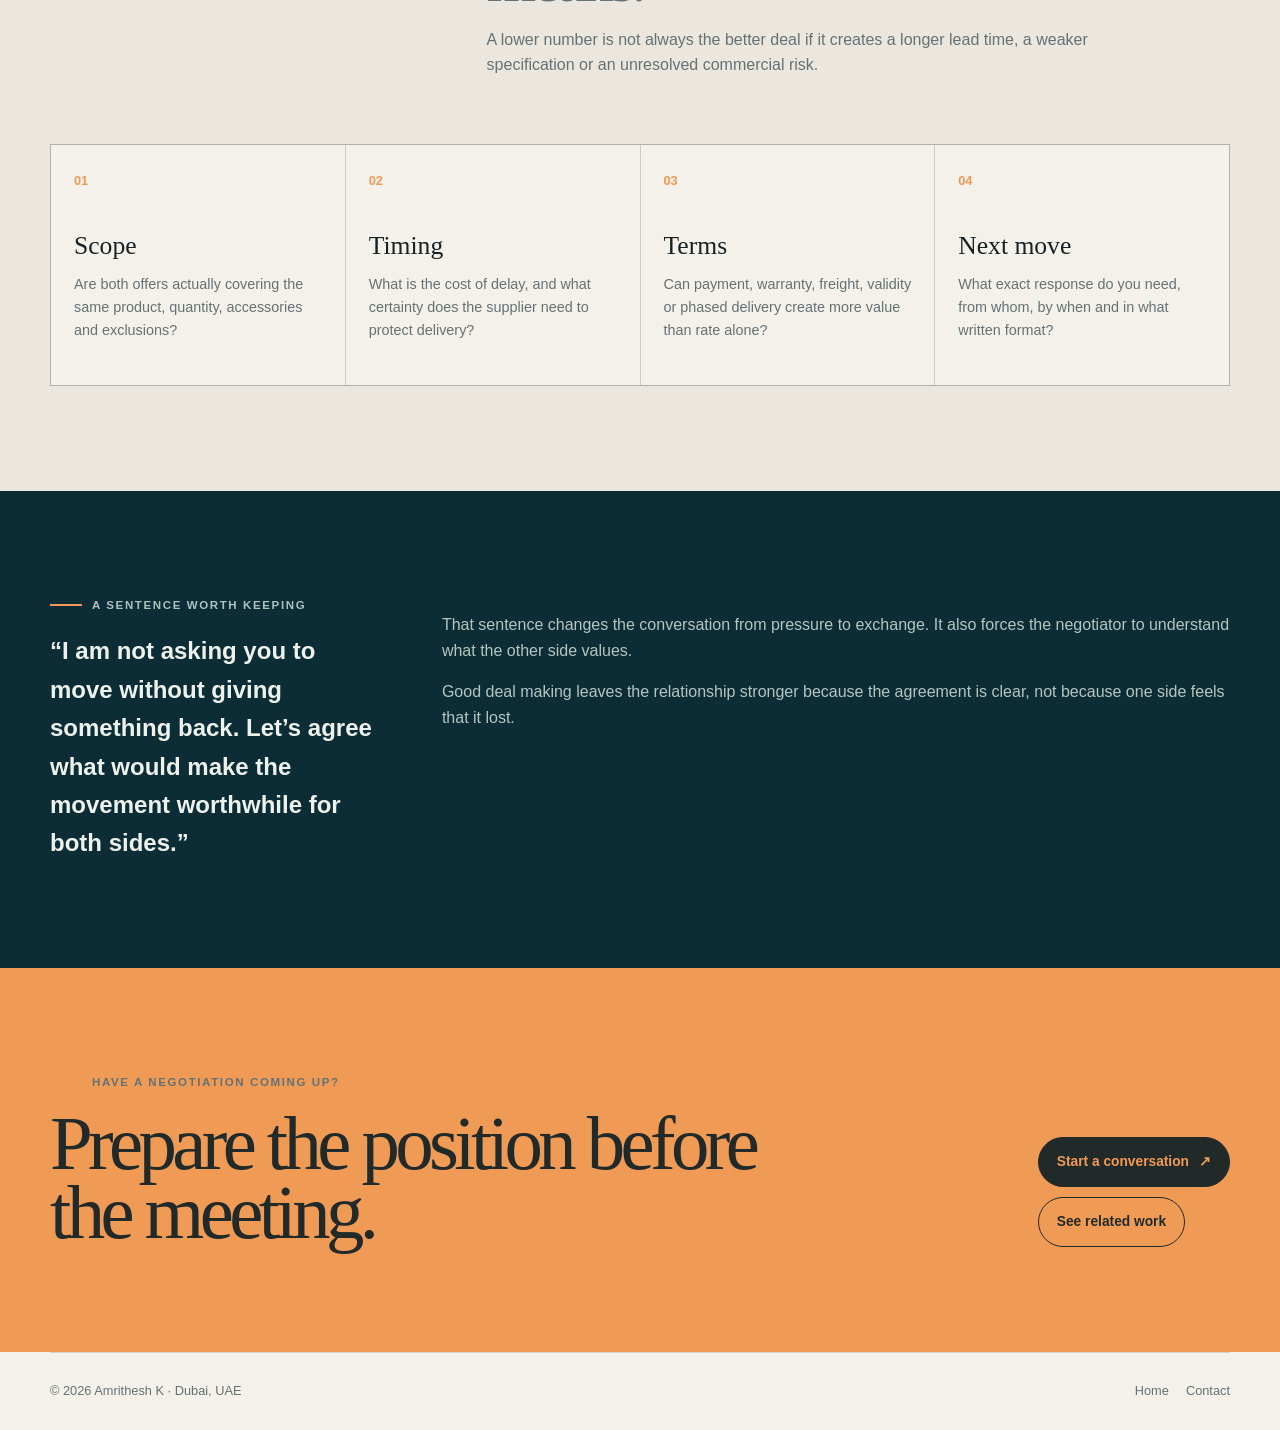
<file: deals.html>
<!doctype html><html lang="en"><head><meta charset="utf-8"><meta name="viewport" content="width=device-width,initial-scale=1"><meta name="description" content="The art of deal making: a practical negotiation framework for MEP procurement and commercial decisions."><title>Deal Making — Amrithesh K</title><link rel="stylesheet" href="styles.css"></head><body><div class="topline"><div class="wrap"><header><a class="brand" href="index.html"><span class="mark"><span>AK</span></span><span>AMRITHESH K</span></a><nav><a href="index.html">Home</a><a href="work.html">Work</a><a href="ai.html">AI in the field</a><a href="deals.html">Deal making</a><a href="contact.html">Contact</a></nav><div class="nav-actions"><button class="icon-btn" data-theme-toggle aria-label="Toggle theme">◐</button><button class="menu-btn" data-menu aria-label="Open menu">☰</button></div></header></div></div><main><section class="wrap hero-lite"><div class="eyebrow">Commercial judgement</div><h1 class="page-title">A deal is not won at the lowest rate.</h1><p class="lede">It is won when both sides understand the exchange clearly: price for quantity, speed for certainty, flexibility for commitment, or better terms for a cleaner order.</p></section><section class="wrap"><div class="two-col"><div class="reveal"><div class="eyebrow">The art of deal making</div><h2 class="page-title" style="font-size:clamp(2.6rem,5vw,4.8rem);margin-top:18px">Prepare calmly. Ask better questions. Trade deliberately.</h2><p style="color:var(--muted)">A negotiation is not a performance. It is a structured conversation about what each side values and what each side can responsibly commit to.</p><p style="color:var(--muted)">In procurement, the strongest position usually comes from understanding the package better than the other side expects: scope, alternatives, lead time, payment, risk and the cost of waiting.</p></div><div class="reveal"><div class="steps"><div class="step selected" data-step="Preparation gives you options. Know your target, your walk-away point and the facts behind both before the conversation starts."><div class="num">01</div><div><h3>Prepare the ground</h3><p>Know the scope, your alternatives and the cost of delay.</p></div><div>↗</div></div><div class="step" data-step="The most useful question is often simple: what is making this difficult for you? The answer tells you what can actually be traded."><div class="num">02</div><div><h3>Find the real constraint</h3><p>Ask what matters to the other side — not only what they are asking for.</p></div><div>↗</div></div><div class="step" data-step="A concession should buy something useful: earlier delivery, better terms, technical clarity or a commitment that reduces risk."><div class="num">03</div><div><h3>Trade, do not give</h3><p>Every movement in price should connect to a movement in value or certainty.</p></div><div>↗</div></div><div class="step" data-step="A clear close protects the relationship. Write down the agreed scope, exclusions, next action and owner while everyone still has the same understanding."><div class="num">04</div><div><h3>Close with a record</h3><p>Make the next step easy to confirm, execute and revisit.</p></div><div>↗</div></div></div><div class="insight" data-insight><strong>Prepare the ground</strong><span>Preparation gives you options. Know your target, your walk-away point and the facts behind both before the conversation starts.</span></div></div></div></section><section class="toolbox"><div class="wrap"><div class="section-head reveal"><div class="eyebrow">A useful checklist</div><div class="section-intro"><h2>Before asking for a better price, know what “better” means.</h2><p>A lower number is not always the better deal if it creates a longer lead time, a weaker specification or an unresolved commercial risk.</p></div></div><div class="grid4 reveal"><article class="card"><div class="no">01</div><h3>Scope</h3><p>Are both offers actually covering the same product, quantity, accessories and exclusions?</p></article><article class="card"><div class="no">02</div><h3>Timing</h3><p>What is the cost of delay, and what certainty does the supplier need to protect delivery?</p></article><article class="card"><div class="no">03</div><h3>Terms</h3><p>Can payment, warranty, freight, validity or phased delivery create more value than rate alone?</p></article><article class="card"><div class="no">04</div><h3>Next move</h3><p>What exact response do you need, from whom, by when and in what written format?</p></article></div></div></section><section class="dark-band"><div class="wrap two-col"><div><div class="eyebrow">A sentence worth keeping</div><h2 class="section-head" style="display:block;margin:18px 0 0">“I am not asking you to move without giving something back. Let’s agree what would make the movement worthwhile for both sides.”</h2></div><div><p class="muted">That sentence changes the conversation from pressure to exchange. It also forces the negotiator to understand what the other side values.</p><p class="muted">Good deal making leaves the relationship stronger because the agreement is clear, not because one side feels that it lost.</p></div></div></section><section class="contact"><div class="wrap contact-inner"><div><div class="eyebrow">Have a negotiation coming up?</div><h2>Prepare the position before the meeting.</h2></div><div class="contact-actions"><a class="btn primary" href="mailto:amritheshk22@outlook.com">Start a conversation <span>↗</span></a><a class="btn" href="work.html">See related work</a></div></div></section></main><footer class="wrap"><span>© 2026 Amrithesh K · Dubai, UAE</span><div><a href="index.html">Home</a><a href="contact.html">Contact</a></div></footer><script src="script.js"></script></body></html>
</file>
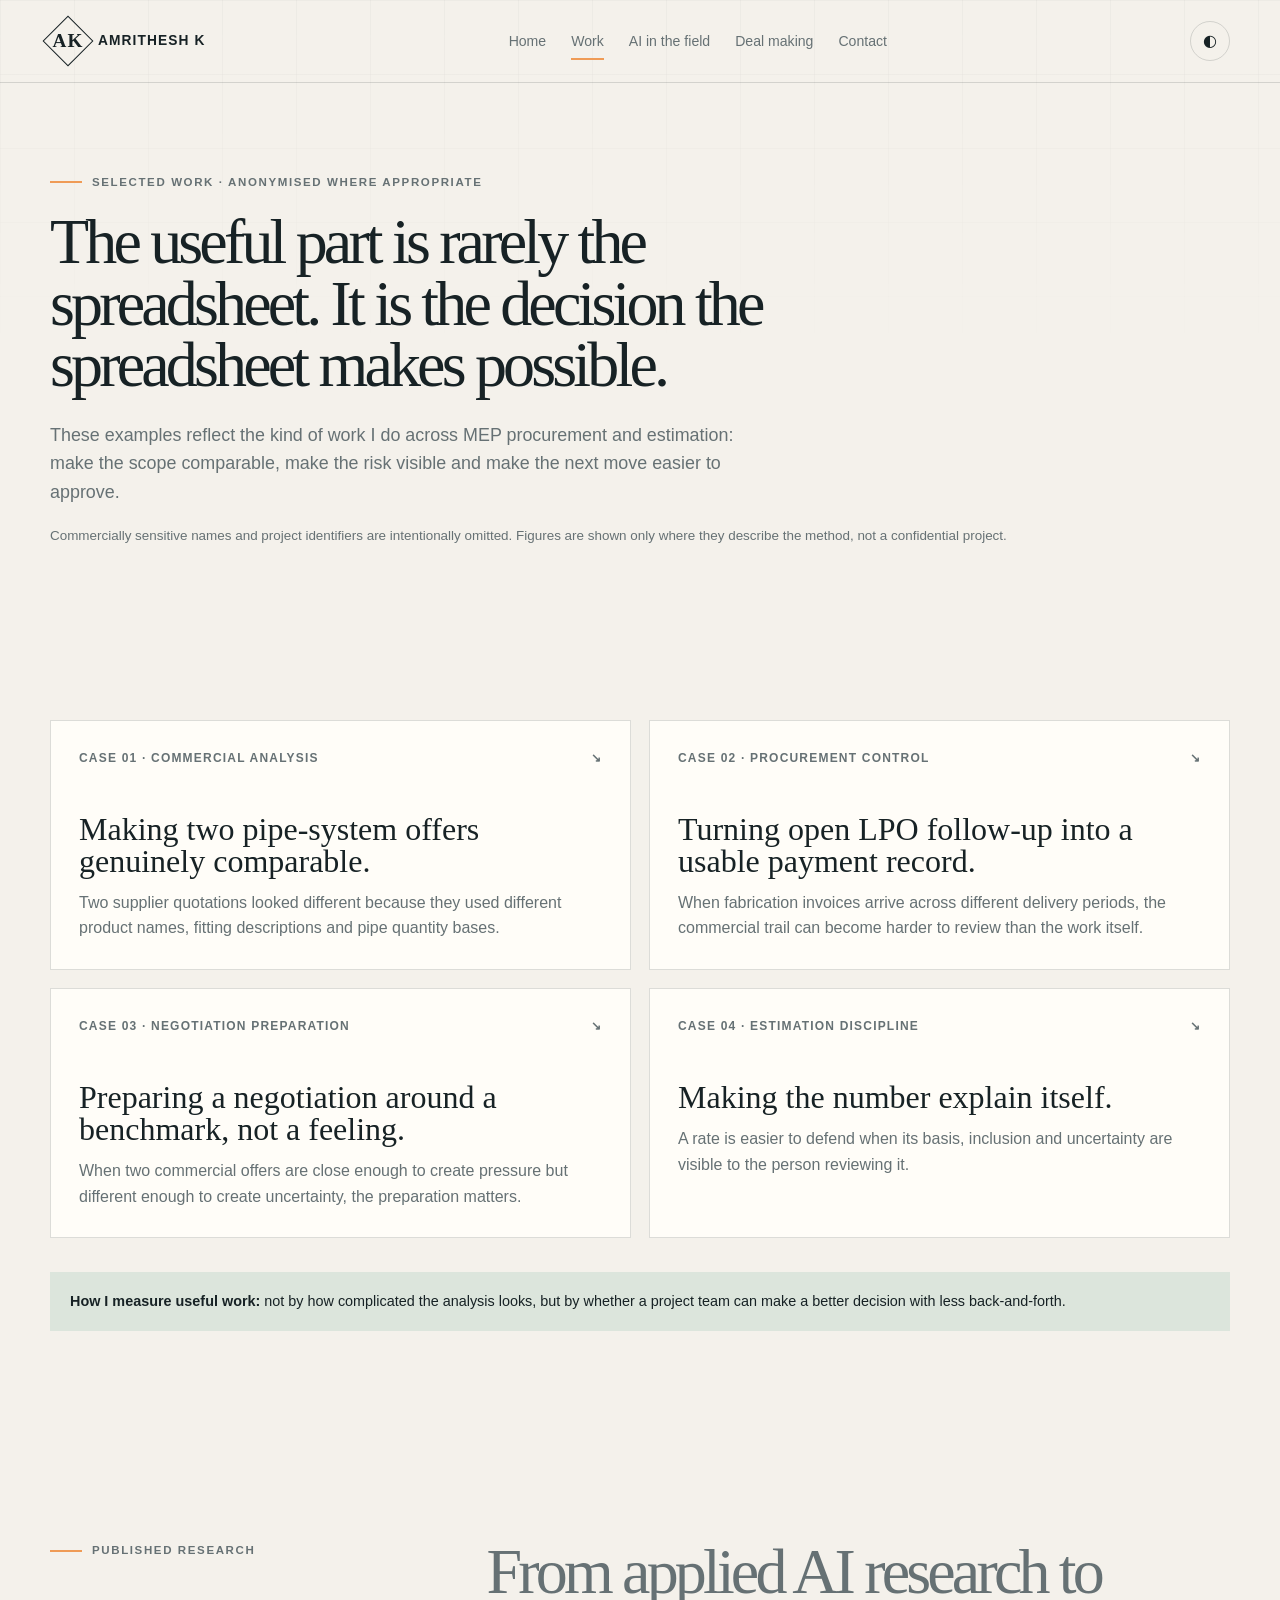
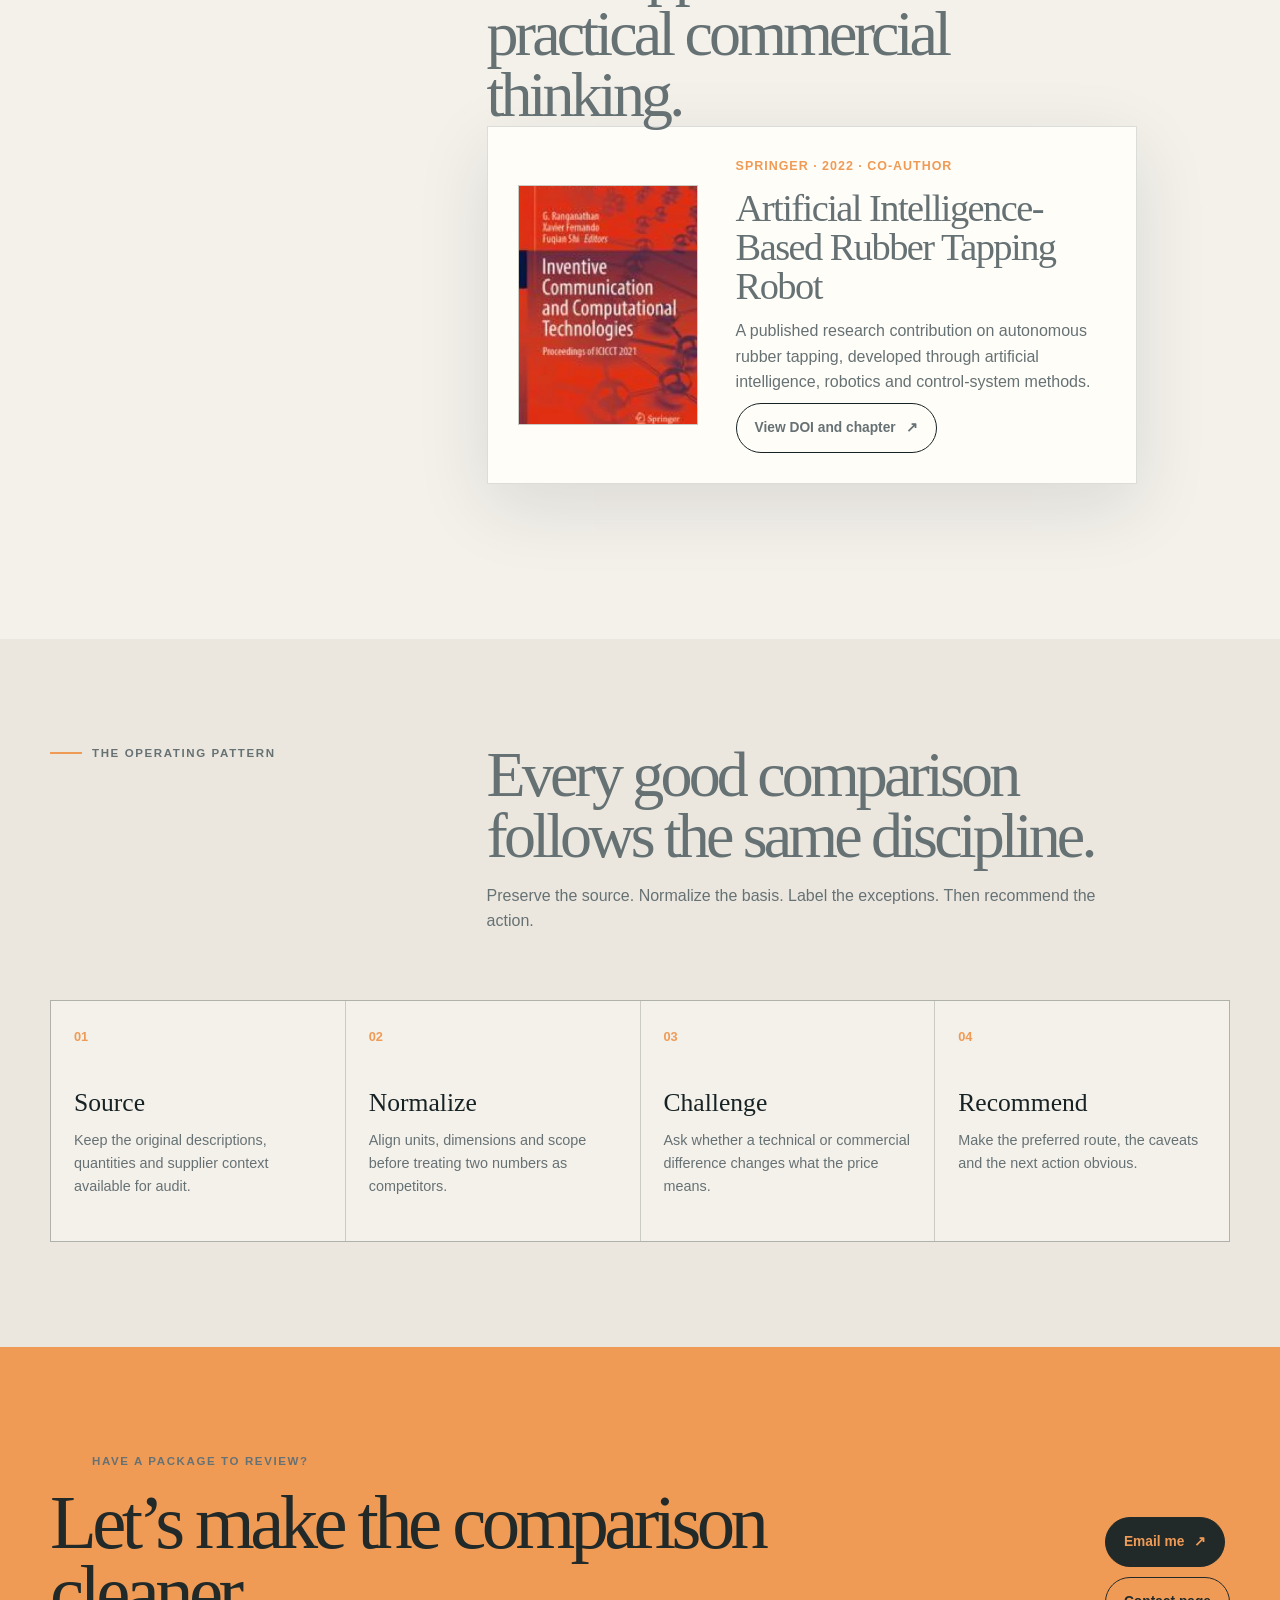
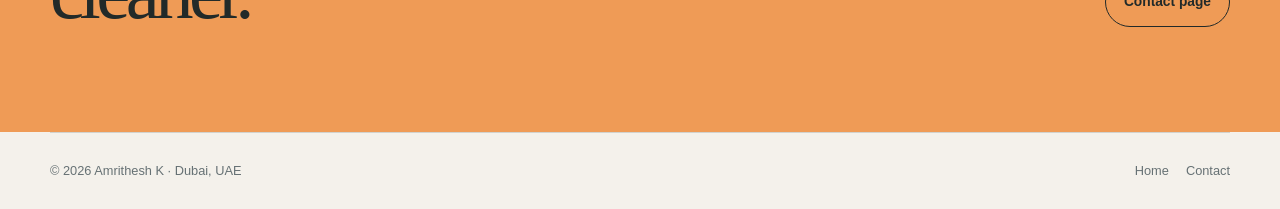
<file: work.html>
<!doctype html><html lang="en"><head><meta charset="utf-8"><meta name="viewport" content="width=device-width,initial-scale=1"><meta name="description" content="Selected work by Amrithesh K: quote comparison, procurement controls, payment certification and negotiation preparation."><title>Work — Amrithesh K</title><link rel="stylesheet" href="styles.css"></head><body><div class="topline"><div class="wrap"><header><a class="brand" href="index.html"><span class="mark"><span>AK</span></span><span>AMRITHESH K</span></a><nav><a href="index.html">Home</a><a href="work.html">Work</a><a href="ai.html">AI in the field</a><a href="deals.html">Deal making</a><a href="contact.html">Contact</a></nav><div class="nav-actions"><button class="icon-btn" data-theme-toggle aria-label="Toggle theme">◐</button><button class="menu-btn" data-menu aria-label="Open menu">☰</button></div></header></div></div><main><section class="wrap hero-lite"><div class="eyebrow">Selected work · anonymised where appropriate</div><h1 class="page-title">The useful part is rarely the spreadsheet. It is the decision the spreadsheet makes possible.</h1><p class="lede">These examples reflect the kind of work I do across MEP procurement and estimation: make the scope comparable, make the risk visible and make the next move easier to approve.</p><p class="note">Commercially sensitive names and project identifiers are intentionally omitted. Figures are shown only where they describe the method, not a confidential project.</p></section><section class="wrap"><div class="case-grid reveal"><article class="case" data-case><div class="case-top"><span>Case 01 · Commercial analysis</span><span>↘</span></div><h3>Making two pipe-system offers genuinely comparable.</h3><p>Two supplier quotations looked different because they used different product names, fitting descriptions and pipe quantity bases.</p><div class="case-detail"><ul><li>Rebuilt both offers into a common item structure.</li><li>Identified that one supplier’s pipe quantities were exactly four times the other’s, indicating a metre-versus-4-metre basis.</li><li>Mapped equivalent fittings while keeping angle differences and supplier-only items visible.</li><li>Separated quoted-scope totals from the potential like-for-like comparison.</li><li>Result: a negotiation-ready comparison showing a potential 7–8% price advantage, subject to technical approval.</li></ul><p style="margin-top:18px"><a class="btn" href="case-study.html">Read full case study <span>↗</span></a></p></div></article><article class="case" data-case><div class="case-top"><span>Case 02 · Procurement control</span><span>↘</span></div><h3>Turning open LPO follow-up into a usable payment record.</h3><p>When fabrication invoices arrive across different delivery periods, the commercial trail can become harder to review than the work itself.</p><div class="case-detail"><ul><li>Created a structured payment-certificate format for duct-fabrication open LPOs.</li><li>Kept invoice number, delivery order, approved amount, month and project references together.</li><li>Added automatic totals and approval blocks so the document could move through review without manual reconstruction.</li><li>Result: a repeatable control document that supports finance, procurement and project review.</li></ul></div></article><article class="case" data-case><div class="case-top"><span>Case 03 · Negotiation preparation</span><span>↘</span></div><h3>Preparing a negotiation around a benchmark, not a feeling.</h3><p>When two commercial offers are close enough to create pressure but different enough to create uncertainty, the preparation matters.</p><div class="case-detail"><ul><li>Established the benchmark equivalent and the gap to the preferred commercial position.</li><li>Defined an opening request, a target position and a minimum acceptable movement.</li><li>Separated price arguments from scope, specification and delivery arguments.</li><li>Prepared the conversation as an exchange of value rather than a request for an unexplained discount.</li></ul></div></article><article class="case" data-case><div class="case-top"><span>Case 04 · Estimation discipline</span><span>↘</span></div><h3>Making the number explain itself.</h3><p>A rate is easier to defend when its basis, inclusion and uncertainty are visible to the person reviewing it.</p><div class="case-detail"><ul><li>Use clear line descriptions instead of relying on supplier shorthand.</li><li>Flag missing rates, quantity mismatches and unit-basis differences before totals are compared.</li><li>Keep assumptions beside the calculation so the next reviewer does not have to reverse-engineer the logic.</li><li>Result: a clearer handover between estimation, procurement and project teams.</li></ul></div></article></div><div class="tagline reveal"><strong>How I measure useful work:</strong> not by how complicated the analysis looks, but by whether a project team can make a better decision with less back-and-forth.</div></section><section class="wrap"><div class="section-head reveal"><div class="eyebrow">Published research</div><div class="section-intro"><h2>From applied AI research to practical commercial thinking.</h2><div class="publication reveal"><img class="publication-cover" src="springer-book-cover.webp" alt="Book cover of Inventive Communication and Computational Technologies"><div><div class="publication-meta">Springer · 2022 · Co-author</div><h3>Artificial Intelligence-Based Rubber Tapping Robot</h3><p>A published research contribution on autonomous rubber tapping, developed through artificial intelligence, robotics and control-system methods.</p><a class="btn" href="https://doi.org/10.1007/978-981-16-5529-6_34" target="_blank" rel="noreferrer">View DOI and chapter <span>↗</span></a></div></div></div></div></section><section class="toolbox"><div class="wrap"><div class="section-head reveal"><div class="eyebrow">The operating pattern</div><div class="section-intro"><h2>Every good comparison follows the same discipline.</h2><p>Preserve the source. Normalize the basis. Label the exceptions. Then recommend the action.</p></div></div><div class="grid4 reveal"><article class="card"><div class="no">01</div><h3>Source</h3><p>Keep the original descriptions, quantities and supplier context available for audit.</p></article><article class="card"><div class="no">02</div><h3>Normalize</h3><p>Align units, dimensions and scope before treating two numbers as competitors.</p></article><article class="card"><div class="no">03</div><h3>Challenge</h3><p>Ask whether a technical or commercial difference changes what the price means.</p></article><article class="card"><div class="no">04</div><h3>Recommend</h3><p>Make the preferred route, the caveats and the next action obvious.</p></article></div></div></section><section class="contact"><div class="wrap contact-inner"><div><div class="eyebrow">Have a package to review?</div><h2>Let’s make the comparison cleaner.</h2></div><div class="contact-actions"><a class="btn primary" href="mailto:amritheshk22@outlook.com">Email me <span>↗</span></a><a class="btn" href="contact.html">Contact page</a></div></div></section></main><footer class="wrap"><span>© 2026 Amrithesh K · Dubai, UAE</span><div><a href="index.html">Home</a><a href="contact.html">Contact</a></div></footer><script src="script.js"></script></body></html>
</file>
<file: styles.css>
:root{--paper:#f4f1eb;--paper2:#ebe7df;--ink:#172225;--muted:#667174;--line:rgba(23,34,37,.15);--navy:#173f4a;--navy2:#0d2d36;--signal:#ef9b56;--soft:#f7d6b6;--sage:#dce5dc;--white:#fffdf8;--shadow:0 22px 70px rgba(18,34,36,.11);--serif:Georgia,'Times New Roman',serif;--sans:ui-sans-serif,-apple-system,BlinkMacSystemFont,'Segoe UI',sans-serif}*{box-sizing:border-box}html{scroll-behavior:smooth}body{margin:0;background:var(--paper);color:var(--ink);font-family:var(--sans);line-height:1.6}body:before{content:'';position:fixed;inset:0;pointer-events:none;opacity:.2;background-image:linear-gradient(var(--line) 1px,transparent 1px),linear-gradient(90deg,var(--line) 1px,transparent 1px);background-size:74px 74px;mask-image:linear-gradient(to bottom,#000,transparent 42%)}body.dark{--paper:#111b1e;--paper2:#19272a;--ink:#eef2ed;--muted:#aab8b6;--line:rgba(238,242,237,.16);--navy:#8bc2c4;--navy2:#081316;--signal:#f4a261;--soft:#65452e;--sage:#24382f;--white:#172326;--shadow:0 22px 70px rgba(0,0,0,.27)}a{color:inherit;text-decoration:none}button{font:inherit;color:inherit}.wrap{width:min(1180px,calc(100% - 44px));margin:auto;position:relative;z-index:1}.eyebrow{display:flex;align-items:center;gap:10px;color:var(--muted);letter-spacing:.14em;text-transform:uppercase;font-size:.72rem;font-weight:800}.eyebrow:before{content:'';width:32px;height:2px;background:var(--signal);display:inline-block}.topline{border-bottom:1px solid var(--line)}header{height:82px;display:flex;justify-content:space-between;align-items:center}.brand{display:flex;align-items:center;gap:12px;font-weight:900;letter-spacing:.08em;font-size:.86rem}.mark{width:36px;height:36px;border:1px solid var(--ink);display:grid;place-items:center;transform:rotate(45deg)}.mark span{transform:rotate(-45deg);font-family:var(--serif);font-size:1.2rem}nav{display:flex;align-items:center;gap:25px;color:var(--muted);font-size:.88rem}nav a{position:relative;padding:10px 0}nav a:after{content:'';position:absolute;left:0;bottom:2px;width:0;height:2px;background:var(--signal);transition:.25s}nav a:hover:after,nav a.active:after{width:100%}.nav-actions{display:flex;gap:10px}.icon-btn,.menu-btn{border:1px solid var(--line);background:transparent;width:40px;height:40px;border-radius:50%;cursor:pointer;display:grid;place-items:center}.menu-btn{display:none;border-radius:12px}.hero{padding:100px 0 90px;display:grid;grid-template-columns:1.08fr .92fr;gap:70px;align-items:center}.hero h1{font-family:var(--serif);font-size:clamp(3.6rem,7vw,6.8rem);font-weight:500;line-height:.94;letter-spacing:-.065em;margin:20px 0 28px}.hero h1 em{color:var(--signal);font-style:normal}.lede{font-size:1.12rem;color:var(--muted);max-width:650px}.actions{display:flex;flex-wrap:wrap;gap:12px;margin:32px 0}.btn{display:inline-flex;align-items:center;gap:10px;padding:13px 18px;border:1px solid var(--ink);border-radius:999px;font-weight:800;font-size:.86rem;cursor:pointer;transition:.2s}.btn:hover{transform:translateY(-3px)}.btn.primary{background:var(--ink);color:var(--paper)}.btn.accent{background:var(--signal);border-color:var(--signal);color:#222}.quick{display:flex;flex-wrap:wrap;gap:18px;color:var(--muted);font-size:.88rem}.quick a{border-bottom:1px solid var(--line)}.orbit-wrap{min-height:440px;display:grid;place-items:center;position:relative}.portrait-wrap{min-height:440px;display:grid;place-items:center;position:relative}.portrait-frame{width:min(390px,82vw);aspect-ratio:4/5;position:relative;overflow:hidden;border:1px solid var(--line);background:var(--paper2);box-shadow:var(--shadow);transform:rotate(2deg)}.portrait-frame:after{content:'';position:absolute;inset:18px;border:1px solid rgba(255,255,255,.45);pointer-events:none}.portrait-frame img{width:100%;height:100%;object-fit:cover;object-position:64% center;display:block;filter:saturate(.92) contrast(1.02)}.portrait-label{position:absolute;bottom:22px;left:22px;z-index:2;background:var(--ink);color:var(--paper);padding:7px 10px;font-size:.68rem;font-weight:800;letter-spacing:.08em;text-transform:uppercase}.portrait-wrap .node{z-index:3}.portrait-wrap .node.one{top:11%;right:0}.portrait-wrap .node.two{bottom:15%;left:0}.portrait-wrap .node.three{bottom:2%;right:10%}.orbit{width:min(420px,82vw);aspect-ratio:1;border:1px solid var(--line);border-radius:50%;position:relative}.orbit:before,.orbit:after{content:'';position:absolute;inset:12%;border:1px dashed var(--line);border-radius:50%}.orbit:after{inset:27%;border-style:solid;opacity:.65}.core{width:150px;height:150px;background:var(--navy2);color:#eef5ef;border-radius:24% 76% 62% 38%/40% 30% 70% 60%;transform:rotate(-18deg);display:grid;place-items:center;box-shadow:var(--shadow);position:absolute;inset:0;margin:auto}.core span{transform:rotate(18deg);font-family:var(--serif);font-size:3.9rem;letter-spacing:-.1em}.node{position:absolute;padding:9px 12px;background:var(--white);border:1px solid var(--line);box-shadow:0 10px 30px rgba(0,0,0,.08);font-size:.73rem;font-weight:800;letter-spacing:.05em;text-transform:uppercase}.node.one{top:13%;right:0}.node.two{bottom:16%;left:0}.node.three{bottom:2%;right:15%;background:var(--soft)}section{padding:105px 0;position:relative}.section-head{display:grid;grid-template-columns:.52fr 1fr;gap:50px;align-items:start;margin-bottom:50px}.section-head h2,.page-title{font-family:var(--serif);font-weight:500;font-size:clamp(2.8rem,5vw,5rem);letter-spacing:-.06em;line-height:.96;margin:0}.section-intro{color:var(--muted);max-width:650px}.rule{border-top:1px solid var(--line);border-bottom:1px solid var(--line);padding:34px 0;display:grid;grid-template-columns:1.35fr .65fr;gap:50px}.rule blockquote{margin:0;font-family:var(--serif);font-size:clamp(1.7rem,3vw,3rem);line-height:1.08;letter-spacing:-.035em}.rule small{color:var(--muted);align-self:end}.grid4{display:grid;grid-template-columns:repeat(4,1fr);gap:1px;background:var(--line);border:1px solid var(--line)}.card{background:var(--paper);padding:26px 23px;min-height:240px;transition:.25s}.card:hover{background:var(--white);transform:translateY(-4px);position:relative;z-index:2}.card .no{color:var(--signal);font-weight:900;font-size:.8rem}.card h3{font-family:var(--serif);font-weight:500;font-size:1.6rem;line-height:1;margin:42px 0 14px}.card p{color:var(--muted);font-size:.9rem;margin:0}.dark-band{background:var(--navy2);color:#edf3ec}.dark-band .eyebrow{color:#adc2bd}.dark-band .muted{color:#b5c5c0}.two-col{display:grid;grid-template-columns:.58fr 1.42fr;gap:70px}.dark-band h2{color:#edf3ec}.list{display:grid;grid-template-columns:1fr 1fr;gap:0 30px}.list div{border-top:1px solid rgba(255,255,255,.16);padding:17px 0}.list strong{display:block;color:var(--signal);margin-bottom:4px}.list span{color:#d3dfda;font-size:.9rem}.tabs{display:flex;gap:8px;flex-wrap:wrap;margin-bottom:24px}.tab{border:1px solid rgba(255,255,255,.2);background:transparent;color:#d9e6df;border-radius:999px;padding:10px 14px;cursor:pointer;font-weight:800;font-size:.8rem}.tab.active,.tab:hover{background:var(--signal);border-color:var(--signal);color:#132126}.panel{display:none;border-top:1px solid rgba(255,255,255,.2);padding-top:25px}.panel.active{display:block}.panel h3{font-family:var(--serif);font-size:2.3rem;font-weight:500;margin:0 0 12px}.panel>p{color:#b5c5c0;max-width:700px}.case-grid{display:grid;grid-template-columns:1fr 1fr;gap:18px}.case{border:1px solid var(--line);padding:28px;background:var(--white);cursor:pointer;transition:.2s}.case:hover,.case.open{border-color:var(--signal);transform:translateY(-3px)}.case-top{display:flex;justify-content:space-between;gap:15px;color:var(--muted);font-size:.75rem;text-transform:uppercase;letter-spacing:.1em;font-weight:800}.case h3{font-family:var(--serif);font-size:2rem;line-height:1;margin:45px 0 13px;font-weight:500}.case p{color:var(--muted);margin:0}.case-detail{max-height:0;overflow:hidden;transition:max-height .35s ease}.case.open .case-detail{max-height:420px}.case-detail ul{margin:20px 0 0;padding-left:20px;color:var(--muted);font-size:.9rem}.case-detail li{margin:7px 0}.tagline{margin-top:34px;padding:18px 20px;background:var(--sage);font-size:.9rem}.steps{border-top:1px solid var(--line)}.step{display:grid;grid-template-columns:72px 1fr auto;gap:20px;align-items:center;border-bottom:1px solid var(--line);padding:23px 0;cursor:pointer;transition:.2s}.step:hover,.step.selected{padding-left:12px;padding-right:12px;background:var(--white)}.step .num{font-family:var(--serif);font-size:2.5rem;color:var(--signal)}.step h3{margin:0 0 3px;font-size:1.04rem}.step p{margin:0;color:var(--muted);font-size:.88rem}.insight{margin-top:28px;background:var(--sage);padding:22px 25px}.insight strong{display:block;margin-bottom:3px}.toolbox{background:var(--paper2)}.tool-grid{display:grid;grid-template-columns:1fr 1fr;gap:0 60px}.tool{border-top:1px solid var(--line);padding:22px 0;display:grid;grid-template-columns:165px 1fr;gap:20px}.tool b{font-size:.82rem;text-transform:uppercase;letter-spacing:.08em}.tool span{color:var(--muted);font-size:.92rem}.contact{background:var(--signal);color:#222a29}.contact-inner{display:flex;align-items:end;justify-content:space-between;gap:40px}.contact-portrait{width:100%;aspect-ratio:16/10;object-fit:cover;object-position:64% center;display:block;margin:-28px -23px 24px;width:calc(100% + 46px);filter:saturate(.92) contrast(1.02)}.contact h2{font-family:var(--serif);font-weight:500;font-size:clamp(2.8rem,6vw,6rem);letter-spacing:-.06em;line-height:.9;margin:18px 0 0;max-width:740px}.contact-actions{display:flex;flex-direction:column;gap:10px;align-items:flex-start}.contact .btn{border-color:#222a29}.contact .btn.primary{background:#222a29;color:var(--signal)}footer{padding:28px 0;border-top:1px solid var(--line);display:flex;justify-content:space-between;gap:20px;color:var(--muted);font-size:.8rem}footer div{display:flex;gap:17px}.hero-lite{padding:90px 0 55px}.hero-lite .page-title{max-width:850px;margin-top:20px}.hero-lite .lede{max-width:700px;margin-top:25px}.note{color:var(--muted);font-size:.84rem}.reveal{opacity:1;transform:none;transition:.7s}.js .reveal{opacity:0;transform:translateY(20px)}.js .reveal.visible{opacity:1;transform:none}.toast{position:fixed;bottom:24px;left:50%;transform:translate(-50%,20px);opacity:0;background:var(--ink);color:var(--paper);padding:12px 17px;border-radius:999px;font-size:.82rem;pointer-events:none;transition:.3s;z-index:10}.toast.show{opacity:1;transform:translate(-50%,0)}@media(max-width:900px){.hero,.two-col{grid-template-columns:1fr;gap:40px}.hero{padding-top:60px}.orbit-wrap,.portrait-wrap{min-height:350px}.section-head{grid-template-columns:1fr;gap:18px}.grid4{grid-template-columns:1fr 1fr}.contact-inner{align-items:flex-start;flex-direction:column}}@media(max-width:640px){.wrap{width:min(100% - 30px,1180px)}header{height:auto;min-height:70px;flex-wrap:wrap;padding:10px 0}nav{display:none!important;position:static;order:3;width:100%;margin:10px 0 0;background:var(--white);border:1px solid var(--line);border-radius:16px;padding:12px 18px;flex-direction:column;align-items:flex-start;box-shadow:var(--shadow);z-index:4}nav.open{display:flex!important}.menu-btn{display:grid}.hero{min-height:auto;padding:60px 0 70px}.hero h1{font-size:clamp(3.3rem,17vw,5.5rem)}section{padding:75px 0}.grid4,.case-grid{grid-template-columns:1fr}.rule{grid-template-columns:1fr;gap:20px}.list{grid-template-columns:1fr}.step{grid-template-columns:52px 1fr 20px;gap:12px}.step .num{font-size:1.9rem}.tool-grid{grid-template-columns:1fr}.tool{grid-template-columns:1fr;gap:7px}.publication{grid-template-columns:1fr;gap:24px}.publication-cover{max-width:180px}footer{flex-direction:column}}
.publication{display:grid;grid-template-columns:180px 1fr;gap:38px;align-items:center;border:1px solid var(--line);background:var(--white);padding:30px;box-shadow:var(--shadow)}.publication-cover{width:180px;aspect-ratio:3/4;object-fit:cover;background:var(--paper2);border:1px solid var(--line)}.publication h3{font-family:var(--serif);font-size:clamp(1.8rem,3vw,2.8rem);line-height:1.02;font-weight:500;letter-spacing:-.04em;margin:12px 0}.publication p{color:var(--muted);margin:8px 0}.publication-meta{font-size:.78rem;letter-spacing:.08em;text-transform:uppercase;font-weight:800;color:var(--signal)}
</file>
